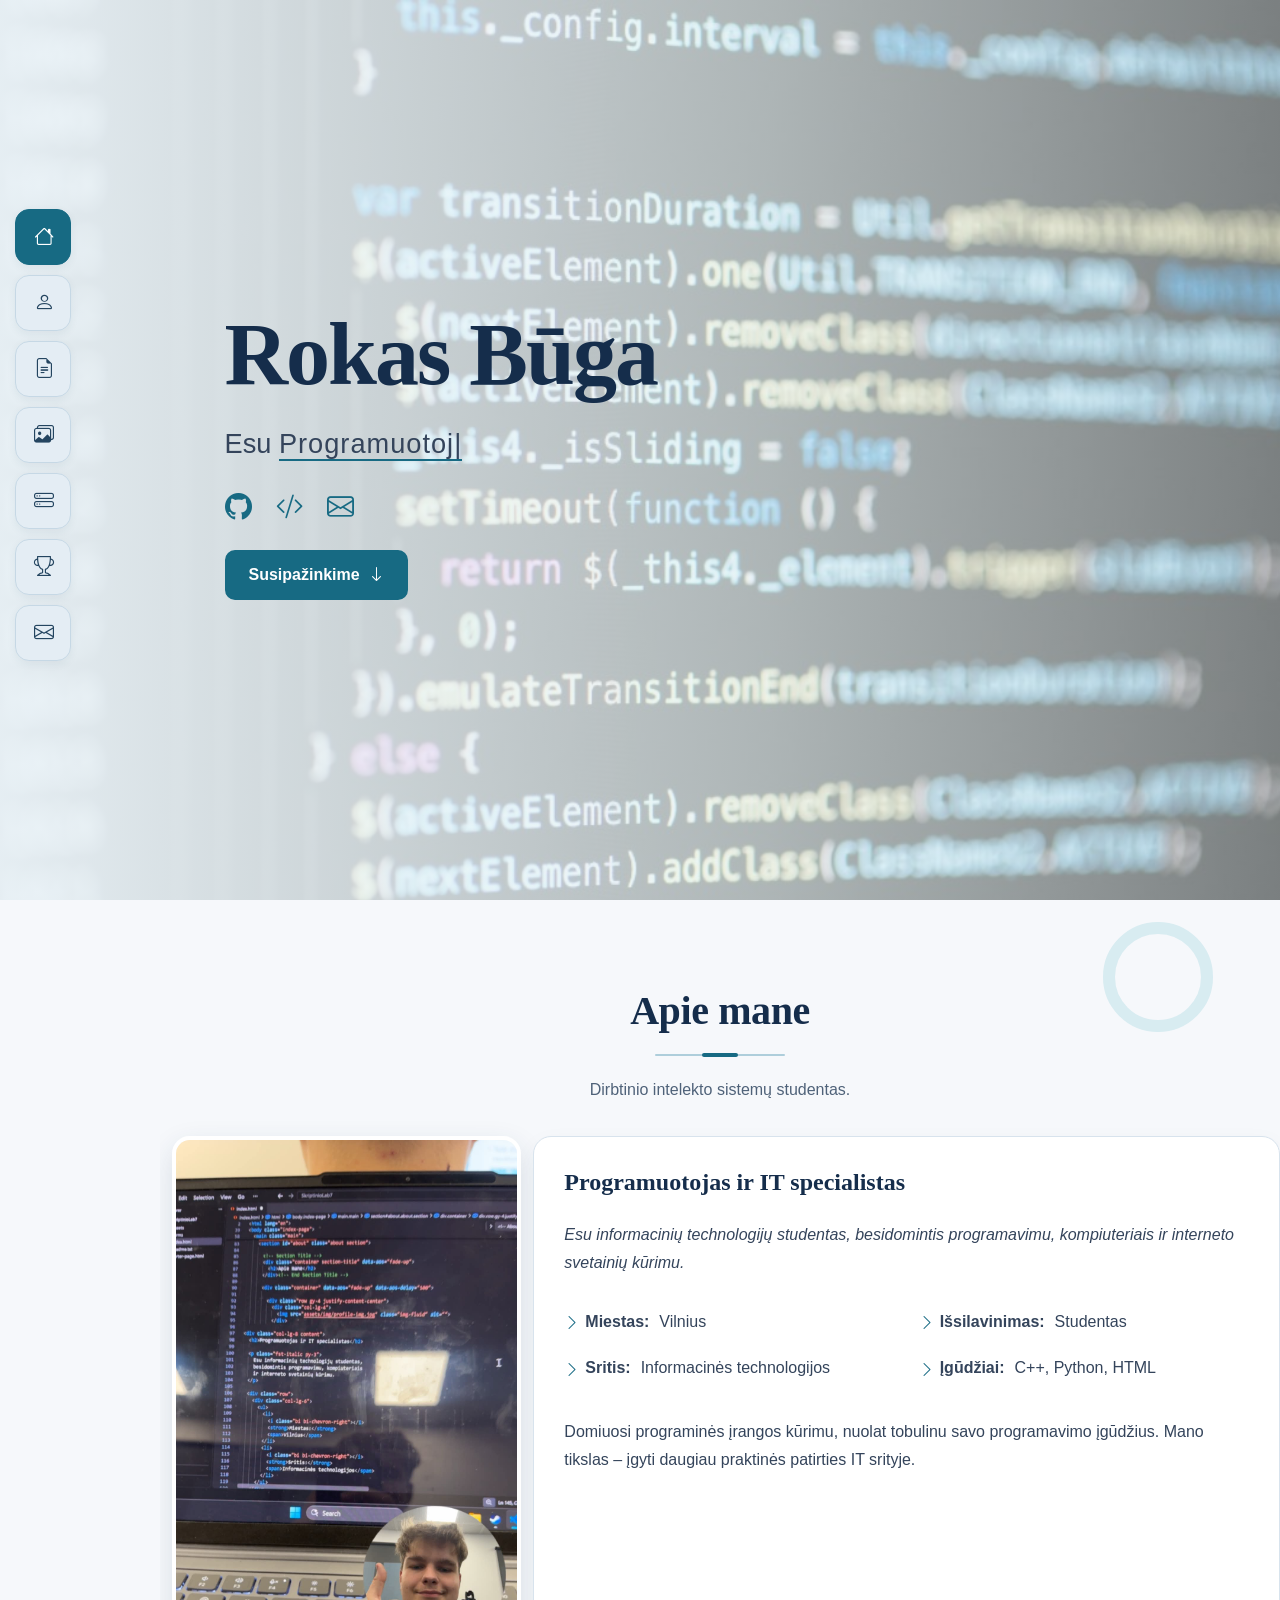
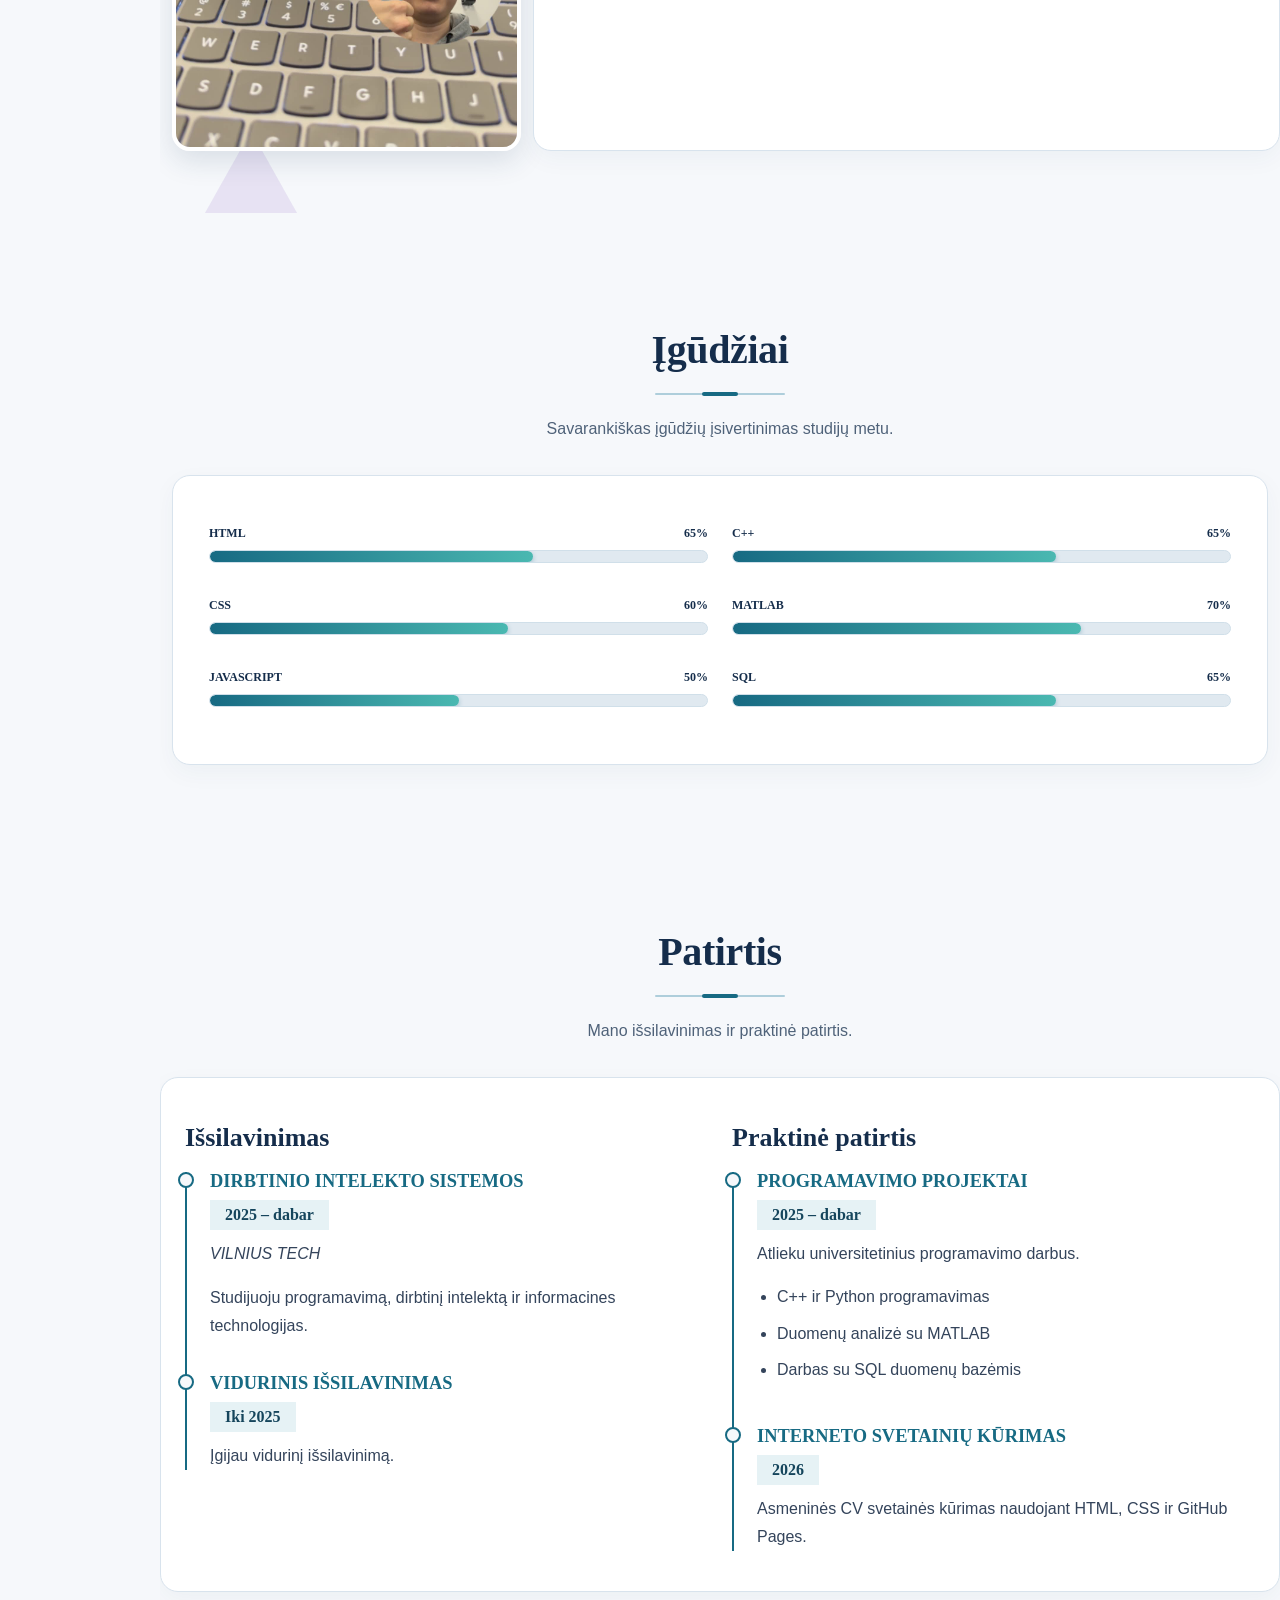
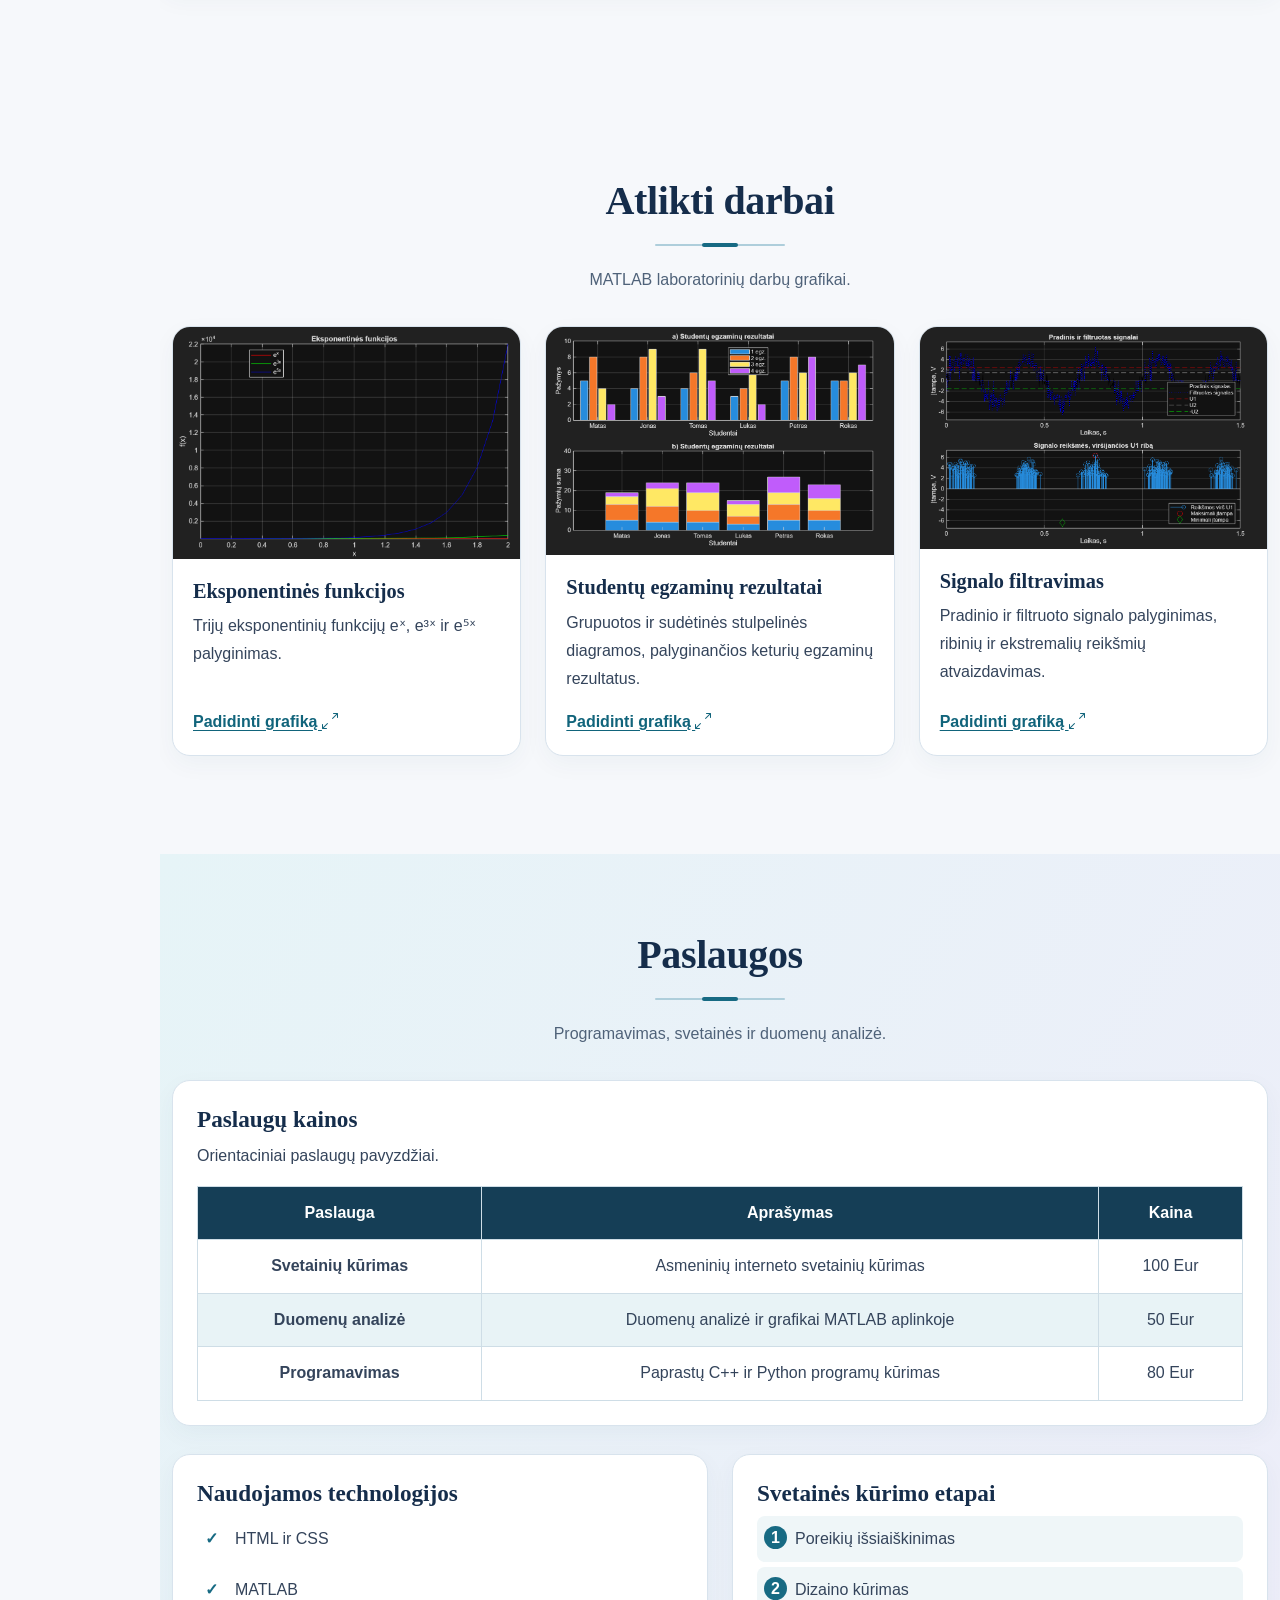
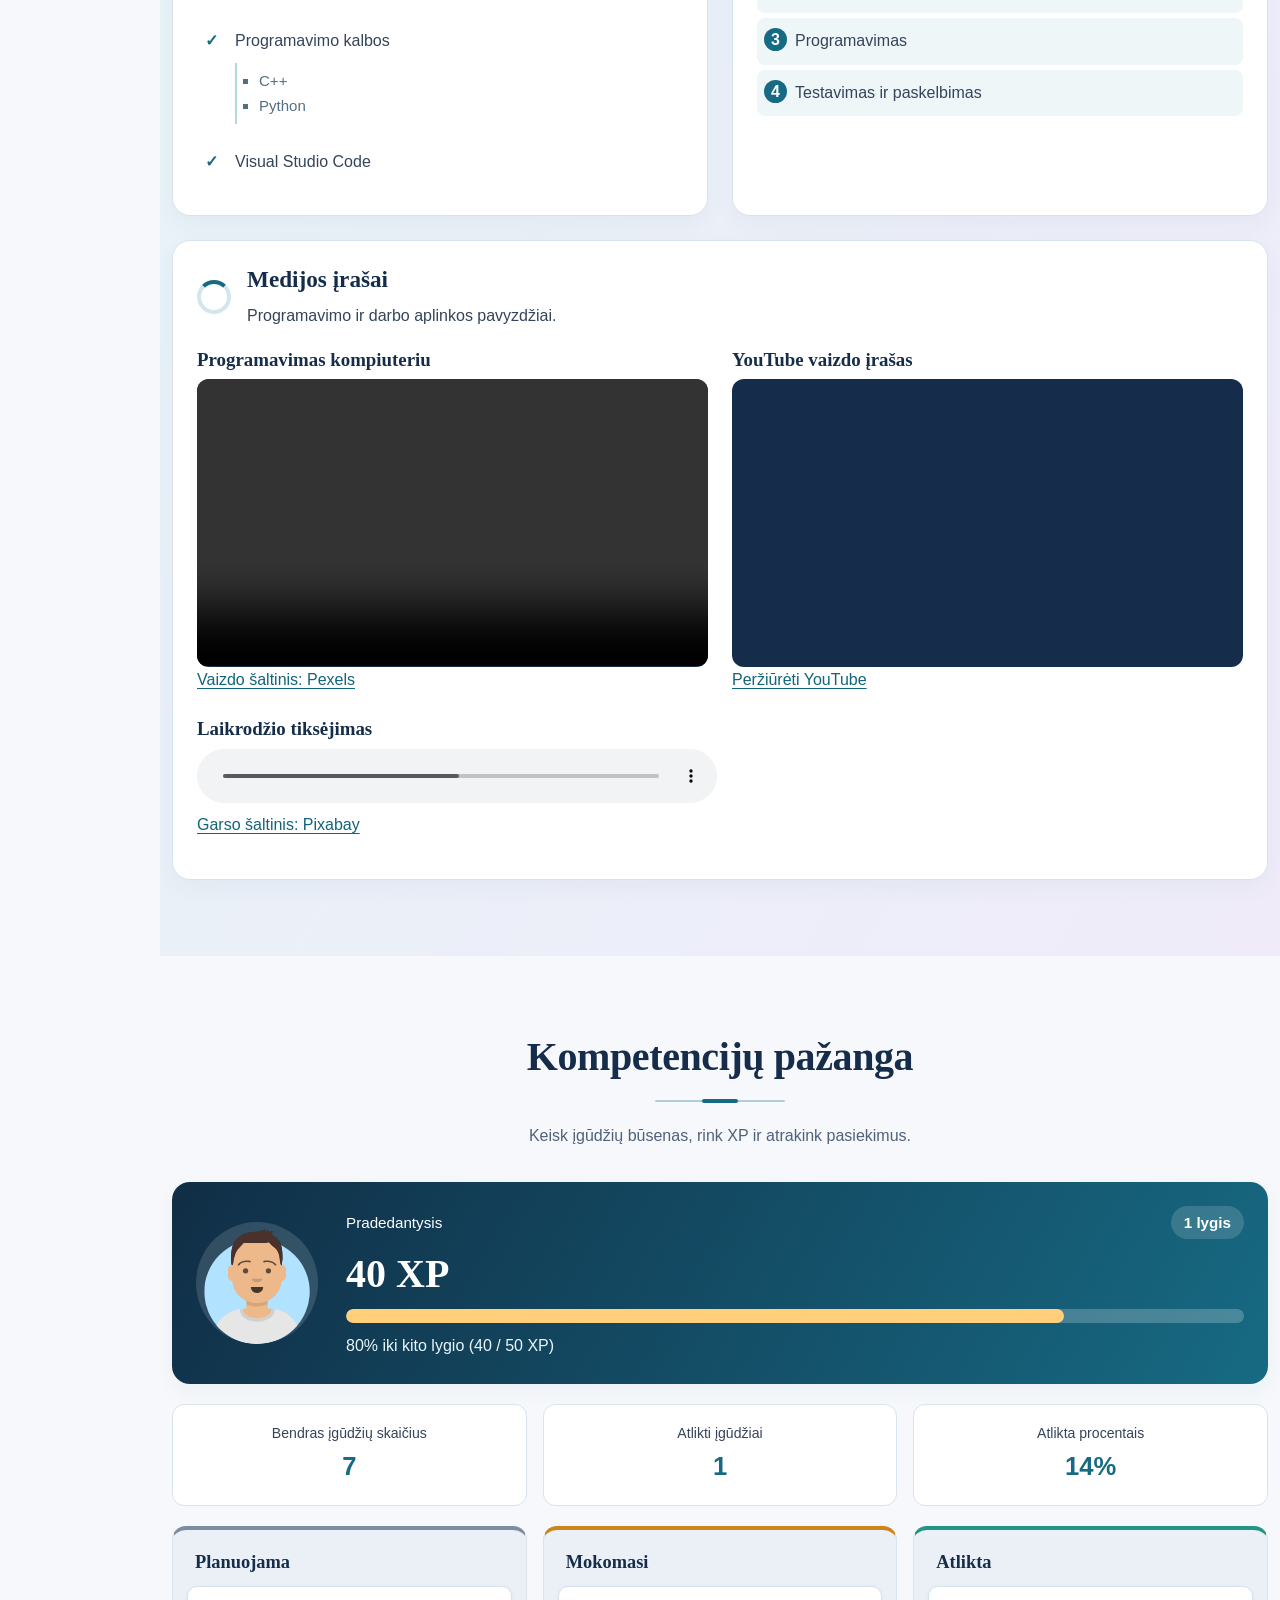
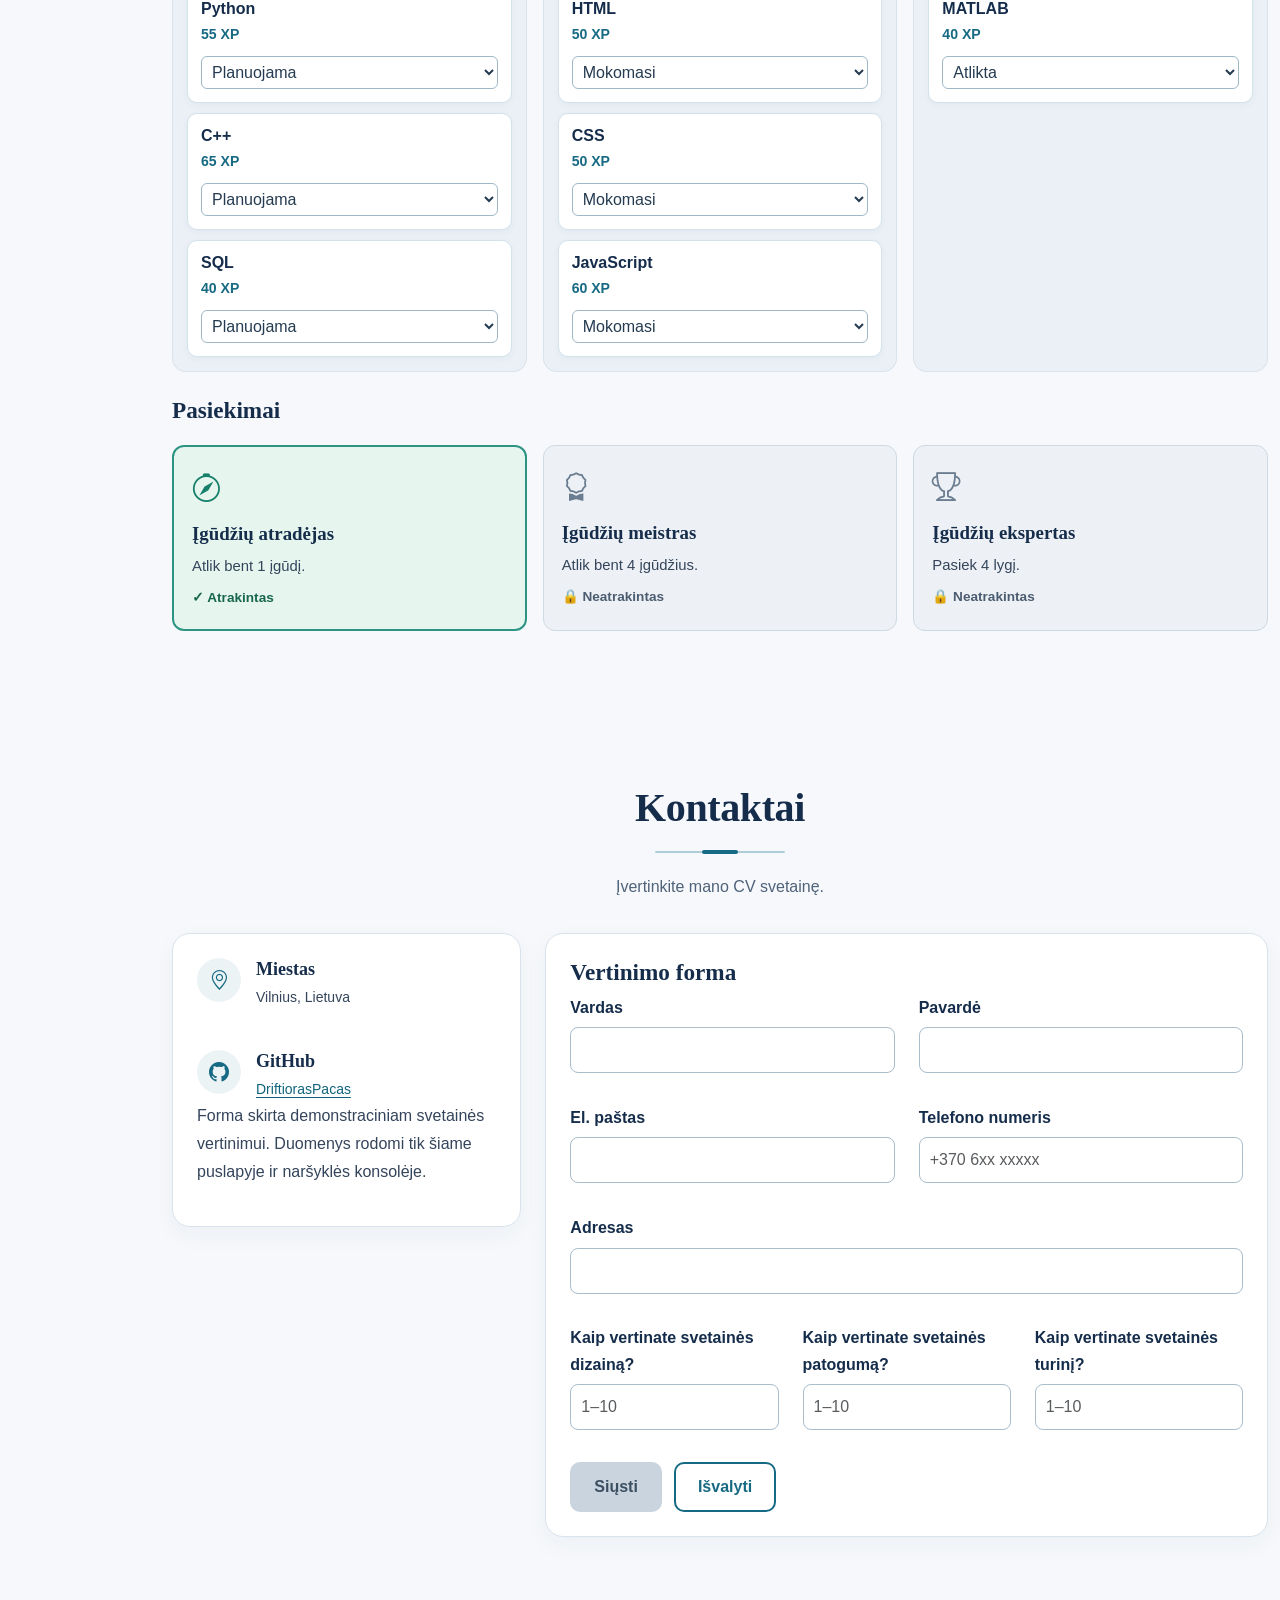
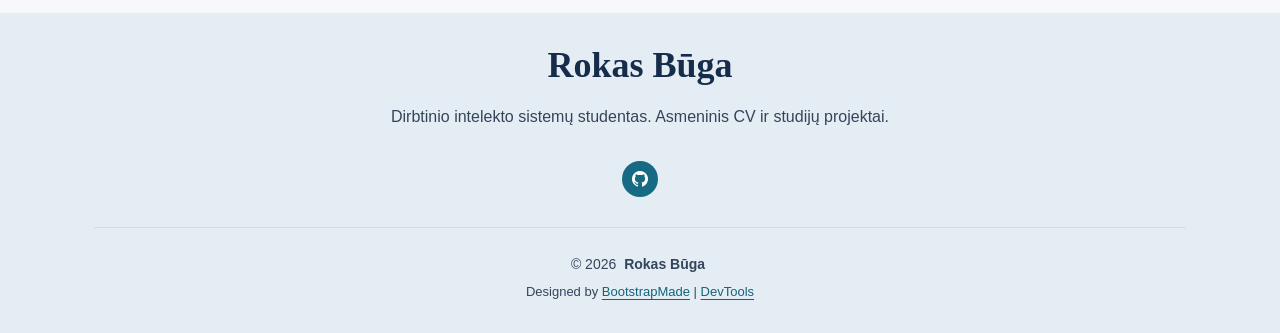
<file: index.html>
<!doctype html>
<html lang="lt">
  <head>
    <meta charset="utf-8" />
    <meta content="width=device-width, initial-scale=1.0" name="viewport" />

    <title>Mano CV</title>
    <meta name="author" content="Rokas Būga" />
    <meta name="description" content="Rokas Būga CV puslapis" />
    <meta name="keywords" content="CV, programavimas, IT" />

    <!-- Favicons -->
    <link href="assets/img/favicon.ico" rel="icon" type="image/x-icon" />
    <link href="assets/img/apple-touch-icon.png" rel="apple-touch-icon" />

    <!-- Vendor CSS Files -->
    <link
      href="assets/vendor/bootstrap/css/bootstrap.min.css"
      rel="stylesheet"
    />
    <link
      href="assets/vendor/bootstrap-icons/bootstrap-icons.css"
      rel="stylesheet"
    />
    <link href="assets/vendor/aos/aos.css" rel="stylesheet" />
    <link
      href="assets/vendor/glightbox/css/glightbox.min.css"
      rel="stylesheet"
    />
    <link href="assets/vendor/swiper/swiper-bundle.min.css" rel="stylesheet" />

    <!-- Main CSS File -->
    <link href="assets/css/main.css" rel="stylesheet" />
    <link href="assets/css/custom.css" rel="stylesheet" />

    <!-- =======================================================
  * Template Name: MyResume
  * Template URL: https://bootstrapmade.com/free-html-bootstrap-template-my-resume/
  * Updated: Jun 29 2024 with Bootstrap v5.3.3
  * Author: BootstrapMade.com
  * License: https://bootstrapmade.com/license/
  ======================================================== -->
  </head>

  <body class="index-page">
    <header
      id="header"
      class="header d-flex flex-column justify-content-center"
    >
      <i
        class="header-toggle d-xl-none bi bi-list"
        aria-label="Atverti navigaciją"
      ></i>

      <nav id="navmenu" class="navmenu">
        <ul>
          <li>
            <a href="#hero" aria-label="Pagrindinis" class="active"
              ><i class="bi bi-house navicon"></i><span>Pagrindinis</span></a
            >
          </li>
          <li>
            <a href="#about" aria-label="Apie mane"
              ><i class="bi bi-person navicon"></i><span>Apie mane</span></a
            >
          </li>
          <li>
            <a href="#resume" aria-label="Patirtis"
              ><i class="bi bi-file-earmark-text navicon"></i
              ><span>Patirtis</span></a
            >
          </li>
          <li>
            <a href="#portfolio" aria-label="Atlikti darbai"
              ><i class="bi bi-images navicon"></i
              ><span>Atlikti darbai</span></a
            >
          </li>
          <li>
            <a href="#services" aria-label="Paslaugos"
              ><i class="bi bi-hdd-stack navicon"></i><span>Paslaugos</span></a
            >
          </li>
          <li>
            <a href="#competence" aria-label="Kompetencijų pažanga"
              ><i class="bi bi-trophy navicon"></i><span>Pažanga</span></a
            >
          </li>
          <li>
            <a href="#contact" aria-label="Kontaktai"
              ><i class="bi bi-envelope navicon"></i><span>Kontaktai</span></a
            >
          </li>
        </ul>
      </nav>
    </header>

    <main class="main">
      <!-- Hero Section -->
      <section id="hero" class="hero section light-background">
        <img
          src="assets/img/programavimas.jpg"
          alt="Programavimo darbo vieta"
        />

        <div class="container">
          <div class="row justify-content-center">
            <div class="col-lg-9">
              <h1>Rokas Būga</h1>
              <p class="hero-subtitle">
                Esu
                <span
                  class="typed"
                  data-typed-items="Programuotojas, IT specialistas"
                  >Programuotojas</span
                ><span
                  class="typed-cursor-placeholder"
                  aria-hidden="true"
                ></span>
              </p>
              <div class="social-links">
                <a
                  href="https://github.com/DriftiorasPacas"
                  aria-label="Mano GitHub"
                  ><i class="bi bi-github"></i
                ></a>
                <a href="#portfolio" aria-label="Mano atlikti darbai"
                  ><i class="bi bi-code-slash"></i
                ></a>
                <a href="#contact" aria-label="Kontaktai"
                  ><i class="bi bi-envelope"></i
                ></a>
              </div>
              <a class="action-btn hero-cta" href="#about"
                >Susipažinkime <i class="bi bi-arrow-down"></i
              ></a>
            </div>
          </div>
        </div>
      </section>
      <!-- /Hero Section -->

      <!-- About Section -->
      <section id="about" class="about section">
        <div class="shape shape-circle" aria-hidden="true"></div>
        <div class="shape shape-triangle" aria-hidden="true"></div>

        <!-- Section Title -->
        <div class="container section-title">
          <h2>Apie mane</h2>
          <p>Dirbtinio intelekto sistemų studentas.</p>
        </div>
        <!-- End Section Title -->

        <div class="container">
          <div class="row gy-4 justify-content-center">
            <div class="col-lg-4">
              <img
                src="assets/img/profile-img.jpg"
                class="img-fluid profile-photo"
                alt="Roko Būgos profilio nuotrauka"
              />
            </div>

            <div class="col-lg-8 content about-card">
              <h2>Programuotojas ir IT specialistas</h2>

              <p class="fst-italic py-3">
                Esu informacinių technologijų studentas, besidomintis
                programavimu, kompiuteriais ir interneto svetainių kūrimu.
              </p>

              <div class="row">
                <div class="col-lg-6">
                  <ul>
                    <li>
                      <i class="bi bi-chevron-right"></i>
                      <strong>Miestas:</strong>
                      <span>Vilnius</span>
                    </li>
                    <li>
                      <i class="bi bi-chevron-right"></i>
                      <strong>Sritis:</strong>
                      <span>Informacinės technologijos</span>
                    </li>
                  </ul>
                </div>

                <div class="col-lg-6">
                  <ul>
                    <li>
                      <i class="bi bi-chevron-right"></i>
                      <strong>Išsilavinimas:</strong>
                      <span>Studentas</span>
                    </li>
                    <li>
                      <i class="bi bi-chevron-right"></i>
                      <strong>Įgūdžiai:</strong>
                      <span>C++, Python, HTML</span>
                    </li>
                  </ul>
                </div>
              </div>

              <p class="py-3">
                Domiuosi programinės įrangos kūrimu, nuolat tobulinu savo
                programavimo įgūdžius. Mano tikslas – įgyti daugiau praktinės
                patirties IT srityje.
              </p>
            </div>
          </div>
        </div>
      </section>
      <!-- /About Section -->

      <!-- Skills Section -->
      <section id="skills" class="skills section">
        <div class="container section-title">
          <h2>Įgūdžiai</h2>
          <p>Savarankiškas įgūdžių įsivertinimas studijų metu.</p>
        </div>
        <div class="container">
          <div class="row gy-4 skills-animation skill-panel">
            <div class="col-md-6">
              <div class="progress">
                <span class="skill"
                  ><span>HTML</span><i class="val">65%</i></span
                >
                <div class="progress-bar-wrap">
                  <div
                    class="progress-bar"
                    role="progressbar"
                    aria-label="HTML"
                    aria-valuenow="65"
                    aria-valuemin="0"
                    aria-valuemax="100"
                  ></div>
                </div>
              </div>
              <div class="progress">
                <span class="skill"
                  ><span>CSS</span><i class="val">60%</i></span
                >
                <div class="progress-bar-wrap">
                  <div
                    class="progress-bar"
                    role="progressbar"
                    aria-label="CSS"
                    aria-valuenow="60"
                    aria-valuemin="0"
                    aria-valuemax="100"
                  ></div>
                </div>
              </div>
              <div class="progress">
                <span class="skill"
                  ><span>JavaScript</span><i class="val">50%</i></span
                >
                <div class="progress-bar-wrap">
                  <div
                    class="progress-bar"
                    role="progressbar"
                    aria-label="JavaScript"
                    aria-valuenow="50"
                    aria-valuemin="0"
                    aria-valuemax="100"
                  ></div>
                </div>
              </div>
            </div>
            <div class="col-md-6">
              <div class="progress">
                <span class="skill"
                  ><span>C++</span><i class="val">65%</i></span
                >
                <div class="progress-bar-wrap">
                  <div
                    class="progress-bar"
                    role="progressbar"
                    aria-label="C++"
                    aria-valuenow="65"
                    aria-valuemin="0"
                    aria-valuemax="100"
                  ></div>
                </div>
              </div>
              <div class="progress">
                <span class="skill"
                  ><span>MATLAB</span><i class="val">70%</i></span
                >
                <div class="progress-bar-wrap">
                  <div
                    class="progress-bar"
                    role="progressbar"
                    aria-label="MATLAB"
                    aria-valuenow="70"
                    aria-valuemin="0"
                    aria-valuemax="100"
                  ></div>
                </div>
              </div>
              <div class="progress">
                <span class="skill"
                  ><span>SQL</span><i class="val">65%</i></span
                >
                <div class="progress-bar-wrap">
                  <div
                    class="progress-bar"
                    role="progressbar"
                    aria-label="SQL"
                    aria-valuenow="65"
                    aria-valuemin="0"
                    aria-valuemax="100"
                  ></div>
                </div>
              </div>
            </div>
          </div>
        </div>
      </section>
      <!-- /Skills Section -->

      <!-- Resume Section -->
      <section id="resume" class="resume section">
        <div class="container section-title">
          <h2>Patirtis</h2>
          <p>Mano išsilavinimas ir praktinė patirtis.</p>
        </div>

        <div class="container">
          <div class="row">
            <div class="col-lg-6">
              <h3 class="resume-title">Išsilavinimas</h3>

              <div class="resume-item">
                <h4>Dirbtinio intelekto sistemos</h4>
                <h5>2025 – dabar</h5>
                <p><em>VILNIUS TECH</em></p>
                <p>
                  Studijuoju programavimą, dirbtinį intelektą ir informacines
                  technologijas.
                </p>
              </div>

              <div class="resume-item">
                <h4>Vidurinis išsilavinimas</h4>
                <h5>Iki 2025</h5>
                <p>Įgijau vidurinį išsilavinimą.</p>
              </div>
            </div>

            <div class="col-lg-6">
              <h3 class="resume-title">Praktinė patirtis</h3>

              <div class="resume-item">
                <h4>Programavimo projektai</h4>
                <h5>2025 – dabar</h5>
                <p>Atlieku universitetinius programavimo darbus.</p>
                <ul>
                  <li>C++ ir Python programavimas</li>
                  <li>Duomenų analizė su MATLAB</li>
                  <li>Darbas su SQL duomenų bazėmis</li>
                </ul>
              </div>

              <div class="resume-item">
                <h4>Interneto svetainių kūrimas</h4>
                <h5>2026</h5>
                <p>
                  Asmeninės CV svetainės kūrimas naudojant HTML, CSS ir GitHub
                  Pages.
                </p>
              </div>
            </div>
          </div>
        </div>
      </section>
      <!-- /Resume Section -->

      <!-- Portfolio Section -->
      <section id="portfolio" class="portfolio section">
        <div class="container section-title">
          <h2>Atlikti darbai</h2>
          <p>MATLAB laboratorinių darbų grafikai.</p>
        </div>
        <div class="container">
          <div class="row gy-4">
            <div class="col-lg-4 col-md-6">
              <article class="project-card">
                <a
                  href="assets/img/matlab-eksponentines.png"
                  class="glightbox"
                  data-gallery="matlab"
                  data-title="Eksponentinės funkcijos"
                >
                  <img
                    src="assets/img/matlab-eksponentines.png"
                    class="img-fluid"
                    alt="MATLAB eksponentinių funkcijų grafikas"
                  />
                </a>
                <div class="project-details">
                  <h3>Eksponentinės funkcijos</h3>
                  <p>
                    Trijų eksponentinių funkcijų eˣ, e³ˣ ir e⁵ˣ palyginimas.
                  </p>
                  <a
                    href="assets/img/matlab-eksponentines.png"
                    class="glightbox project-link"
                    data-gallery="matlab-details"
                    data-title="Eksponentinės funkcijos"
                    >Padidinti grafiką <i class="bi bi-arrows-angle-expand"></i
                  ></a>
                </div>
              </article>
            </div>
            <div class="col-lg-4 col-md-6">
              <article class="project-card">
                <a
                  href="assets/img/matlab-egzaminai.png"
                  class="glightbox"
                  data-gallery="matlab"
                  data-title="Studentų egzaminų rezultatai"
                >
                  <img
                    src="assets/img/matlab-egzaminai.png"
                    class="img-fluid"
                    alt="MATLAB studentų egzaminų rezultatų stulpelinės diagramos"
                  />
                </a>
                <div class="project-details">
                  <h3>Studentų egzaminų rezultatai</h3>
                  <p>
                    Grupuotos ir sudėtinės stulpelinės diagramos, palyginančios
                    keturių egzaminų rezultatus.
                  </p>
                  <a
                    href="assets/img/matlab-egzaminai.png"
                    class="glightbox project-link"
                    data-gallery="matlab-details"
                    data-title="Studentų egzaminų rezultatai"
                    >Padidinti grafiką <i class="bi bi-arrows-angle-expand"></i
                  ></a>
                </div>
              </article>
            </div>
            <div class="col-lg-4 col-md-6">
              <article class="project-card">
                <a
                  href="assets/img/matlab-signalas.png"
                  class="glightbox"
                  data-gallery="matlab"
                  data-title="Signalo filtravimas"
                >
                  <img
                    src="assets/img/matlab-signalas.png"
                    class="img-fluid"
                    alt="MATLAB signalo filtravimo ir ribinių įtampos reikšmių grafikai"
                  />
                </a>
                <div class="project-details">
                  <h3>Signalo filtravimas</h3>
                  <p>
                    Pradinio ir filtruoto signalo palyginimas, ribinių ir
                    ekstremalių reikšmių atvaizdavimas.
                  </p>
                  <a
                    href="assets/img/matlab-signalas.png"
                    class="glightbox project-link"
                    data-gallery="matlab-details"
                    data-title="Signalo filtravimas"
                    >Padidinti grafiką <i class="bi bi-arrows-angle-expand"></i
                  ></a>
                </div>
              </article>
            </div>
          </div>
        </div>
      </section>
      <!-- /Portfolio Section -->

      <!-- Services Section -->
      <section id="services" class="services section">
        <div class="container section-title">
          <h2>Paslaugos</h2>
          <p>Programavimas, svetainės ir duomenų analizė.</p>
        </div>
        <div class="container">
          <div class="content-panel">
            <h3>Paslaugų kainos</h3>
            <p>Orientaciniai paslaugų pavyzdžiai.</p>
            <div class="table-responsive">
              <table class="service-table">
                <thead>
                  <tr>
                    <th scope="col">Paslauga</th>
                    <th scope="col">Aprašymas</th>
                    <th scope="col">Kaina</th>
                  </tr>
                </thead>
                <tbody>
                  <tr>
                    <td>Svetainių kūrimas</td>
                    <td>Asmeninių interneto svetainių kūrimas</td>
                    <td>100 Eur</td>
                  </tr>
                  <tr>
                    <td>Duomenų analizė</td>
                    <td>Duomenų analizė ir grafikai MATLAB aplinkoje</td>
                    <td>50 Eur</td>
                  </tr>
                  <tr>
                    <td>Programavimas</td>
                    <td>Paprastų C++ ir Python programų kūrimas</td>
                    <td>80 Eur</td>
                  </tr>
                </tbody>
              </table>
            </div>
          </div>
          <div class="row gy-4 mt-1">
            <div class="col-md-6">
              <div class="content-panel h-100">
                <h3>Naudojamos technologijos</h3>
                <ul class="technology-list">
                  <li>HTML ir CSS</li>
                  <li>MATLAB</li>
                  <li>
                    Programavimo kalbos
                    <ul>
                      <li>C++</li>
                      <li>Python</li>
                    </ul>
                  </li>
                  <li>Visual Studio Code</li>
                </ul>
              </div>
            </div>
            <div class="col-md-6">
              <div class="content-panel h-100">
                <h3>Svetainės kūrimo etapai</h3>
                <ol class="steps-list">
                  <li>Poreikių išsiaiškinimas</li>
                  <li>Dizaino kūrimas</li>
                  <li>Programavimas</li>
                  <li>Testavimas ir paskelbimas</li>
                </ol>
              </div>
            </div>
          </div>
          <div class="content-panel mt-4">
            <div class="media-heading">
              <div class="loading-spinner" aria-hidden="true"></div>
              <div>
                <h3>Medijos įrašai</h3>
                <p>Programavimo ir darbo aplinkos pavyzdžiai.</p>
              </div>
            </div>
            <div class="row gy-4">
              <div class="col-lg-6">
                <h4>Programavimas kompiuteriu</h4>
                <video controls preload="metadata">
                  <source src="assets/media/video.mp4" type="video/mp4" />
                  Naršyklė nepalaiko vaizdo įrašo.
                </video>
                <a
                  href="https://www.pexels.com/video/person-is-typing-using-computer-keyboard-7534244/"
                  >Vaizdo šaltinis: Pexels</a
                >
              </div>
              <div class="col-lg-6">
                <h4>YouTube vaizdo įrašas</h4>
                <iframe
                  src="https://www.youtube.com/embed/BoUVIhtqjAw"
                  title="YouTube vaizdo įrašas"
                  loading="lazy"
                  allow="accelerometer; autoplay; clipboard-write; encrypted-media; gyroscope; picture-in-picture; web-share"
                  allowfullscreen
                  referrerpolicy="strict-origin-when-cross-origin"
                ></iframe>
                <a href="https://www.youtube.com/watch?v=BoUVIhtqjAw"
                  >Peržiūrėti YouTube</a
                >
              </div>
              <div class="col-12">
                <h4>Laikrodžio tiksėjimas</h4>
                <audio controls preload="metadata">
                  <source src="assets/media/audio.mp3" type="audio/mpeg" />
                  Naršyklė nepalaiko garso įrašo.
                </audio>
                <p>
                  <a
                    href="https://pixabay.com/sound-effects/quartz-clock-ticking-one-minute-253102/"
                    >Garso šaltinis: Pixabay</a
                  >
                </p>
              </div>
            </div>
          </div>
        </div>
      </section>
      <!-- /Services Section -->

      <!-- LD12: kompetencijų pažanga -->
      <section id="competence" class="section competence">
        <div class="container section-title">
          <h2>Kompetencijų pažanga</h2>
          <p>Keisk įgūdžių būsenas, rink XP ir atrakink pasiekimus.</p>
        </div>
        <div class="container">
          <div class="xp-panel">
            <img
              id="level-avatar"
              src="assets/img/level-1.svg"
              alt="1 lygio personažas"
            />
            <div class="xp-info">
              <div class="xp-label">
                <span id="rank">Pradedantysis</span
                ><strong id="level">1 lygis</strong>
              </div>
              <h3 id="xp-total">0 XP</h3>
              <div
                class="xp-track"
                id="xp-track"
                role="progressbar"
                aria-label="Pažanga iki kito lygio"
                aria-valuemin="0"
                aria-valuemax="100"
                aria-valuenow="0"
              >
                <div id="xp-fill"></div>
              </div>
              <p id="xp-progress">0% iki kito lygio</p>
            </div>
          </div>
          <div class="stats-grid">
            <div>
              <span>Bendras įgūdžių skaičius</span
              ><strong id="skill-count">0</strong>
            </div>
            <div>
              <span>Atlikti įgūdžiai</span><strong id="done-count">0</strong>
            </div>
            <div>
              <span>Atlikta procentais</span
              ><strong id="done-percent">0%</strong>
            </div>
          </div>
          <div class="kanban-board">
            <div class="kanban-column planned">
              <h3>Planuojama</h3>
              <div id="planned-cards" class="kanban-cards"></div>
            </div>
            <div class="kanban-column learning">
              <h3>Mokomasi</h3>
              <div id="learning-cards" class="kanban-cards"></div>
            </div>
            <div class="kanban-column completed">
              <h3>Atlikta</h3>
              <div id="completed-cards" class="kanban-cards"></div>
            </div>
          </div>
          <h3 class="mt-4">Pasiekimai</h3>
          <div class="achievement-grid" id="achievements"></div>
        </div>
      </section>

      <!-- Contact Section -->
      <section id="contact" class="contact section">
        <div class="container section-title">
          <h2>Kontaktai</h2>
          <p>Įvertinkite mano CV svetainę.</p>
        </div>
        <div class="container">
          <div class="row gy-4">
            <div class="col-lg-4">
              <div class="content-panel">
                <div class="info-item d-flex">
                  <i class="bi bi-geo-alt flex-shrink-0"></i>
                  <div>
                    <h3>Miestas</h3>
                    <p>Vilnius, Lietuva</p>
                  </div>
                </div>
                <div class="info-item d-flex">
                  <i class="bi bi-github flex-shrink-0"></i>
                  <div>
                    <h3>GitHub</h3>
                    <p>
                      <a href="https://github.com/DriftiorasPacas"
                        >DriftiorasPacas</a
                      >
                    </p>
                  </div>
                </div>
                <p>
                  Forma skirta demonstraciniam svetainės vertinimui. Duomenys
                  rodomi tik šiame puslapyje ir naršyklės konsolėje.
                </p>
              </div>
            </div>
            <div class="col-lg-8">
              <div class="content-panel">
                <h3>Vertinimo forma</h3>
                <form id="contact-form" novalidate>
                  <div class="row gy-3">
                    <div class="col-md-6">
                      <label for="firstName">Vardas</label>
                      <input
                        class="form-control"
                        id="firstName"
                        name="firstName"
                        type="text"
                        autocomplete="given-name"
                        required
                        aria-describedby="firstName-error"
                      />
                      <small
                        class="field-error"
                        id="firstName-error"
                        aria-live="polite"
                      ></small>
                    </div>
                    <div class="col-md-6">
                      <label for="lastName">Pavardė</label>
                      <input
                        class="form-control"
                        id="lastName"
                        name="lastName"
                        type="text"
                        autocomplete="family-name"
                        required
                        aria-describedby="lastName-error"
                      />
                      <small
                        class="field-error"
                        id="lastName-error"
                        aria-live="polite"
                      ></small>
                    </div>
                    <div class="col-md-6">
                      <label for="email">El. paštas</label>
                      <input
                        class="form-control"
                        id="email"
                        name="email"
                        type="email"
                        autocomplete="email"
                        required
                        aria-describedby="email-error"
                      />
                      <small
                        class="field-error"
                        id="email-error"
                        aria-live="polite"
                      ></small>
                    </div>
                    <div class="col-md-6">
                      <label for="phone">Telefono numeris</label>
                      <input
                        class="form-control"
                        id="phone"
                        name="phone"
                        type="tel"
                        autocomplete="tel"
                        required
                        inputmode="numeric"
                        placeholder="+370 6xx xxxxx"
                        maxlength="15"
                        aria-describedby="phone-error"
                      />
                      <small
                        class="field-error"
                        id="phone-error"
                        aria-live="polite"
                      ></small>
                    </div>
                    <div class="col-12">
                      <label for="address">Adresas</label>
                      <input
                        class="form-control"
                        id="address"
                        name="address"
                        type="text"
                        autocomplete="street-address"
                        required
                        aria-describedby="address-error"
                      />
                      <small
                        class="field-error"
                        id="address-error"
                        aria-live="polite"
                      ></small>
                    </div>
                    <div class="col-md-4">
                      <label for="design"
                        >Kaip vertinate svetainės dizainą?</label
                      >
                      <input
                        class="form-control"
                        type="number"
                        id="design"
                        name="design"
                        min="1"
                        max="10"
                        step="1"
                        placeholder="1–10"
                        required
                        aria-describedby="design-error"
                      />
                      <small
                        class="field-error"
                        id="design-error"
                        aria-live="polite"
                      ></small>
                    </div>
                    <div class="col-md-4">
                      <label for="usability"
                        >Kaip vertinate svetainės patogumą?</label
                      >
                      <input
                        class="form-control"
                        type="number"
                        id="usability"
                        name="usability"
                        min="1"
                        max="10"
                        step="1"
                        placeholder="1–10"
                        required
                        aria-describedby="usability-error"
                      />
                      <small
                        class="field-error"
                        id="usability-error"
                        aria-live="polite"
                      ></small>
                    </div>
                    <div class="col-md-4">
                      <label for="content"
                        >Kaip vertinate svetainės turinį?</label
                      >
                      <input
                        class="form-control"
                        type="number"
                        id="content"
                        name="content"
                        min="1"
                        max="10"
                        step="1"
                        placeholder="1–10"
                        required
                        aria-describedby="content-error"
                      />
                      <small
                        class="field-error"
                        id="content-error"
                        aria-live="polite"
                      ></small>
                    </div>
                    <div class="col-12 form-buttons">
                      <button
                        class="action-btn"
                        type="submit"
                        id="submit-btn"
                        disabled
                      >
                        Siųsti
                      </button>
                      <button
                        class="action-btn secondary-btn"
                        type="reset"
                        id="reset-btn"
                      >
                        Išvalyti
                      </button>
                    </div>
                  </div>
                </form>
                <div
                  id="form-result"
                  class="form-result"
                  aria-live="polite"
                  hidden
                >
                  <h4>Pateikti duomenys</h4>
                  <div id="result-data"></div>
                  <p id="rating-average"></p>
                </div>
              </div>
            </div>
          </div>
        </div>
      </section>
      <!-- /Contact Section -->
    </main>

    <footer id="footer" class="footer position-relative light-background">
      <div class="container">
        <h3 class="sitename">Rokas Būga</h3>
        <p>
          Dirbtinio intelekto sistemų studentas. Asmeninis CV ir studijų
          projektai.
        </p>
        <div class="social-links d-flex justify-content-center">
          <a href="https://github.com/DriftiorasPacas" aria-label="GitHub"
            ><i class="bi bi-github"></i
          ></a>
        </div>
        <div class="container">
          <div class="copyright">
            <span>© 2026</span>
            <strong class="px-1 sitename">Rokas Būga</strong>
          </div>
          <div class="credits">
            <!-- All the links in the footer should remain intact. -->
            <!-- You can delete the links only if you've purchased the pro version. -->
            <!-- Licensing information: https://bootstrapmade.com/license/ -->
            <!-- Purchase the pro version with working PHP/AJAX contact form: [buy-url] -->
            Designed by <a href="https://bootstrapmade.com/">BootstrapMade</a> |
            <a href="https://bootstrapmade.com/tools/">DevTools</a>
          </div>
        </div>
      </div>
    </footer>

    <!-- Scroll Top -->
    <a
      href="#"
      id="scroll-top"
      aria-label="Į viršų"
      class="scroll-top d-flex align-items-center justify-content-center"
      ><i class="bi bi-arrow-up-short"></i
    ></a>

    <!-- Preloader -->

    <!-- Vendor JS Files -->
    <script src="assets/vendor/bootstrap/js/bootstrap.bundle.min.js"></script>

    <script src="assets/vendor/aos/aos.js"></script>
    <script src="assets/vendor/typed.js/typed.umd.js"></script>
    <script src="assets/vendor/purecounter/purecounter_vanilla.js"></script>
    <script src="assets/vendor/waypoints/noframework.waypoints.js"></script>
    <script src="assets/vendor/glightbox/js/glightbox.min.js"></script>
    <script src="assets/vendor/imagesloaded/imagesloaded.pkgd.min.js"></script>
    <script src="assets/vendor/isotope-layout/isotope.pkgd.min.js"></script>
    <script src="assets/vendor/swiper/swiper-bundle.min.js"></script>

    <!-- Main JS File -->
    <script src="assets/js/main.js"></script>
    <script src="assets/js/custom.js"></script>
  </body>
</html>
</file>
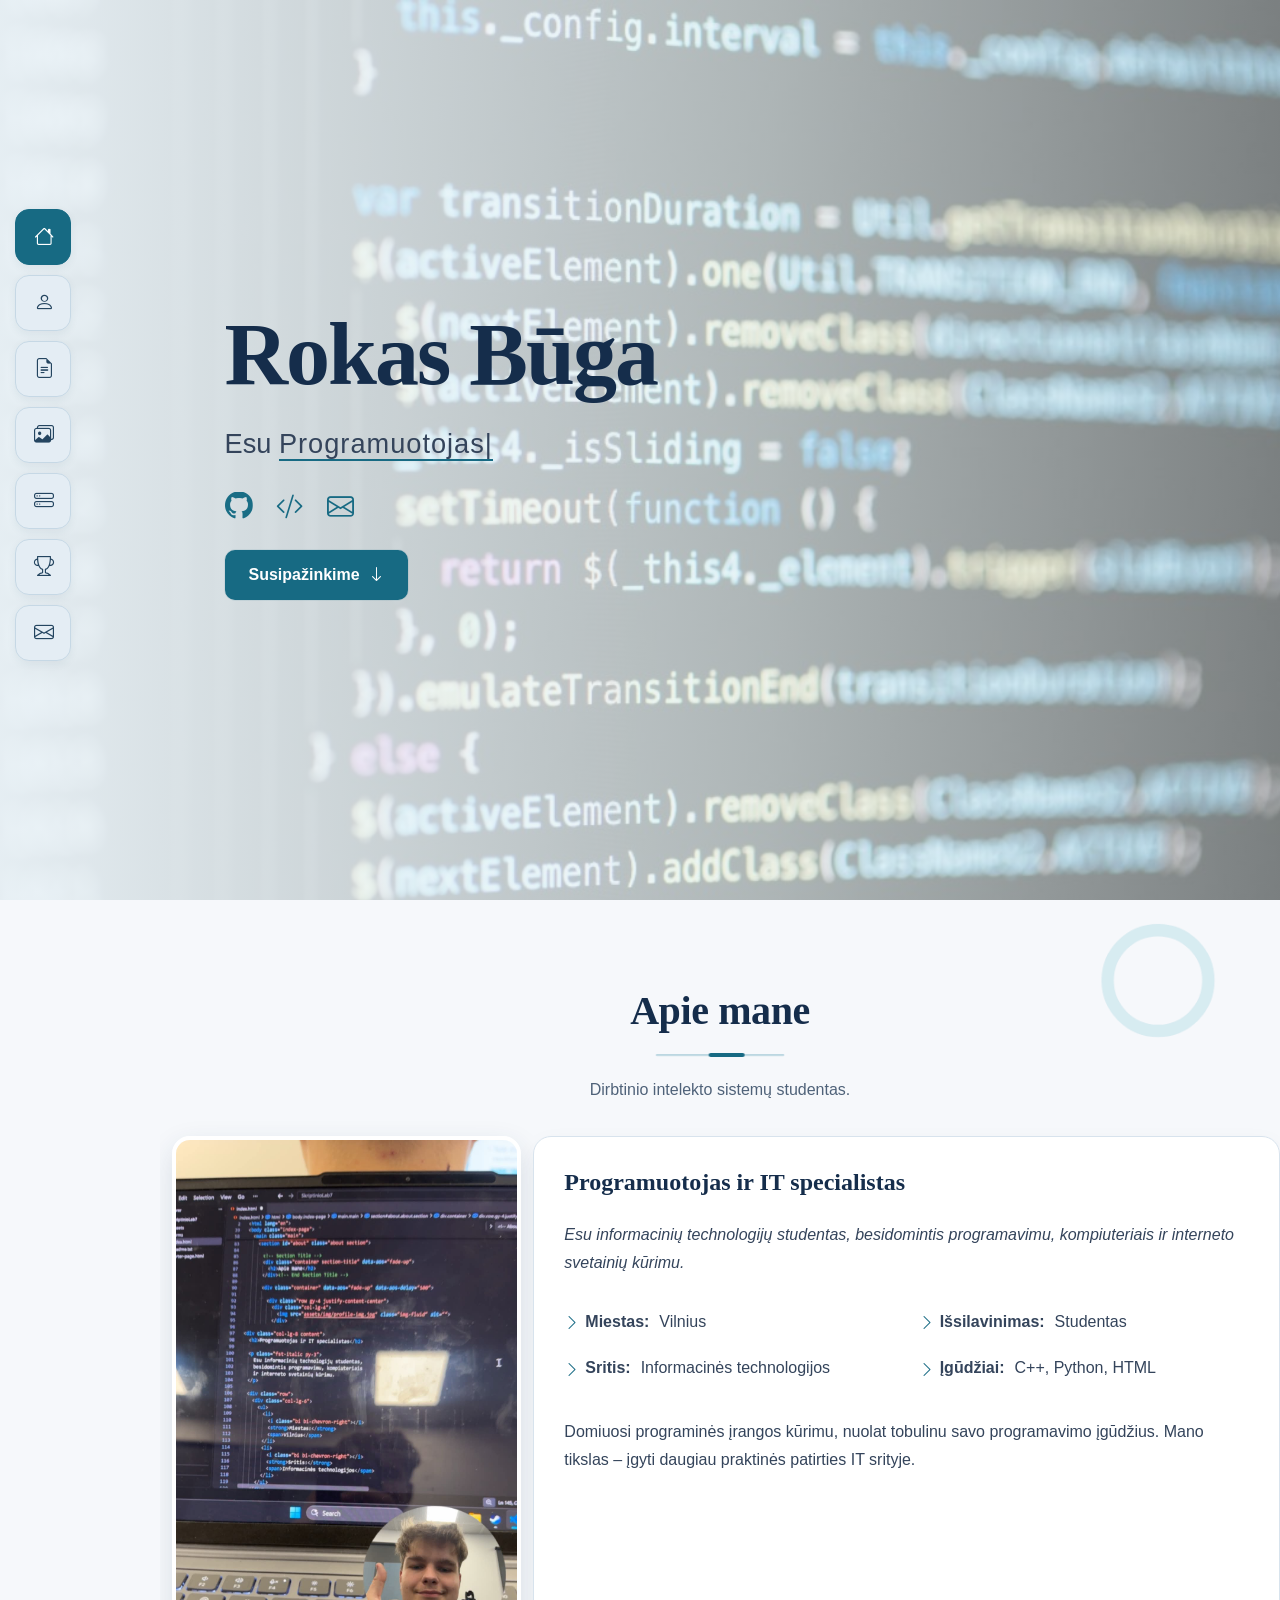
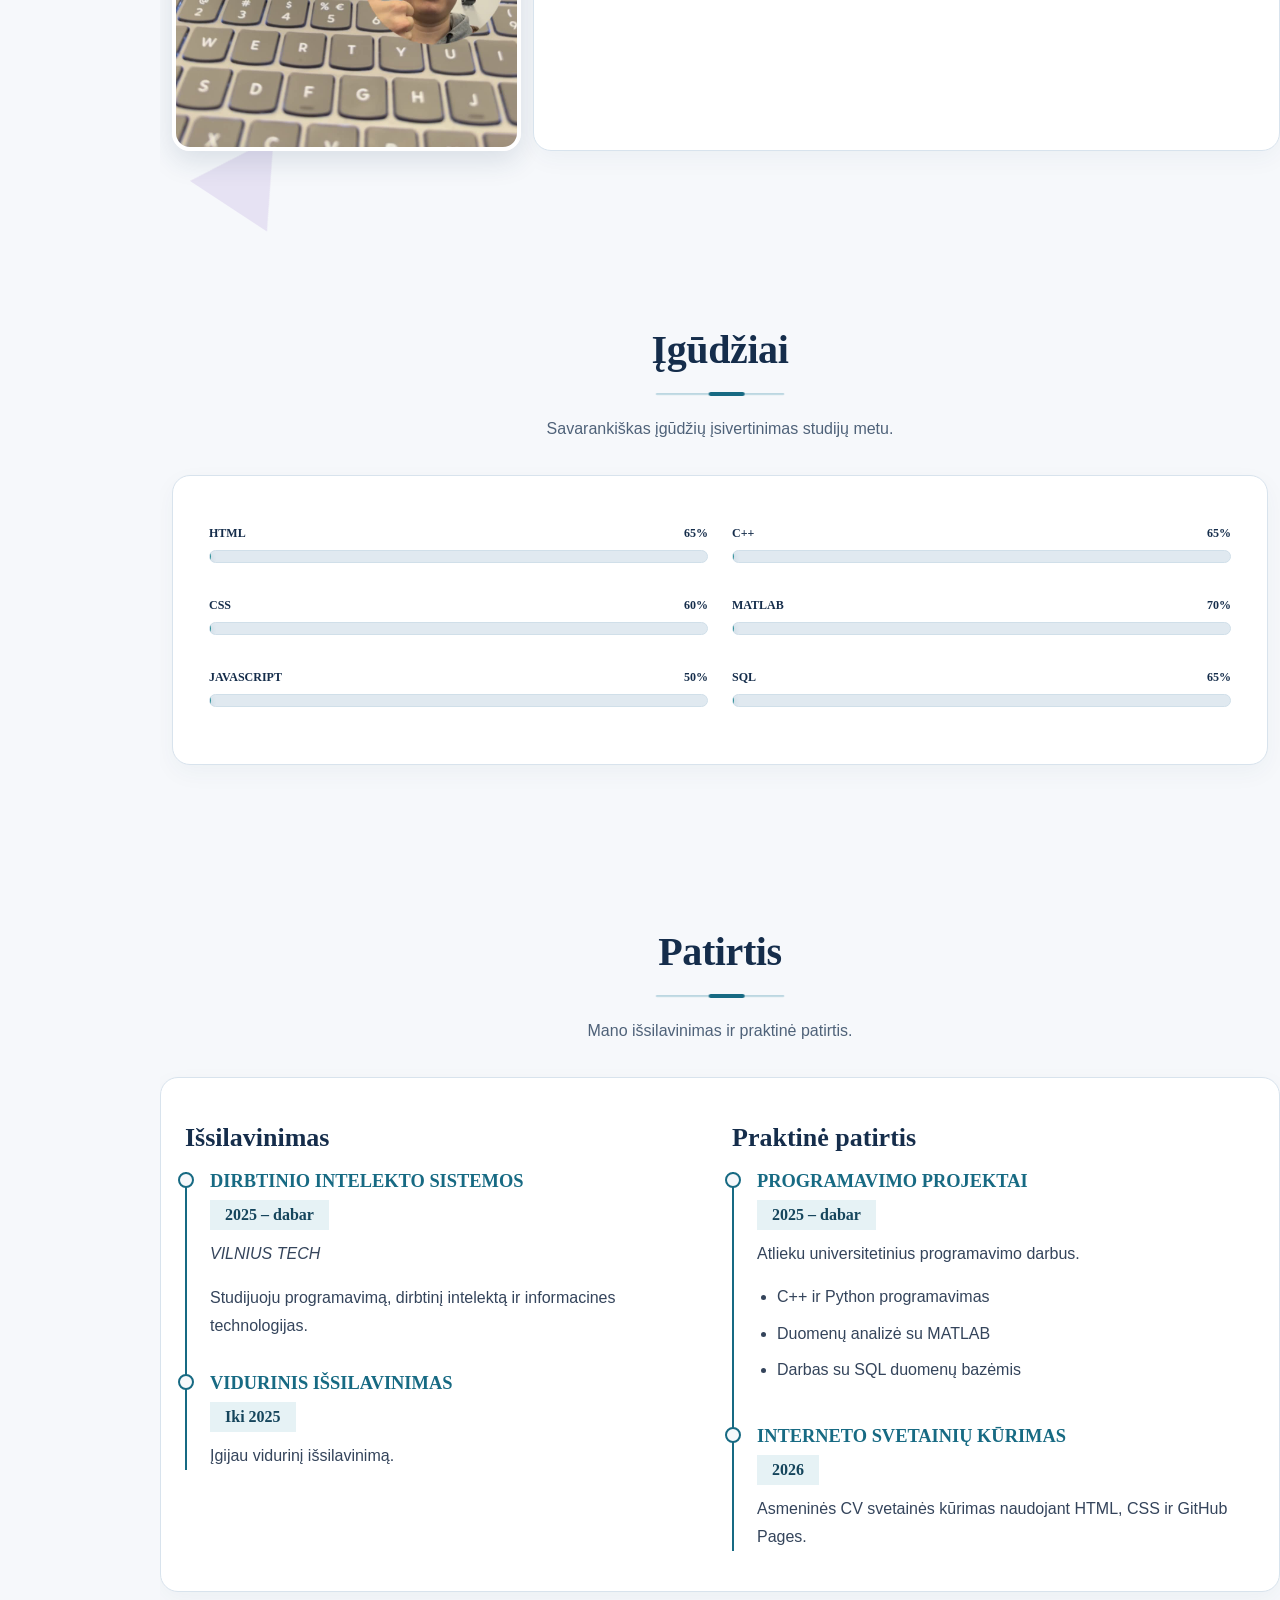
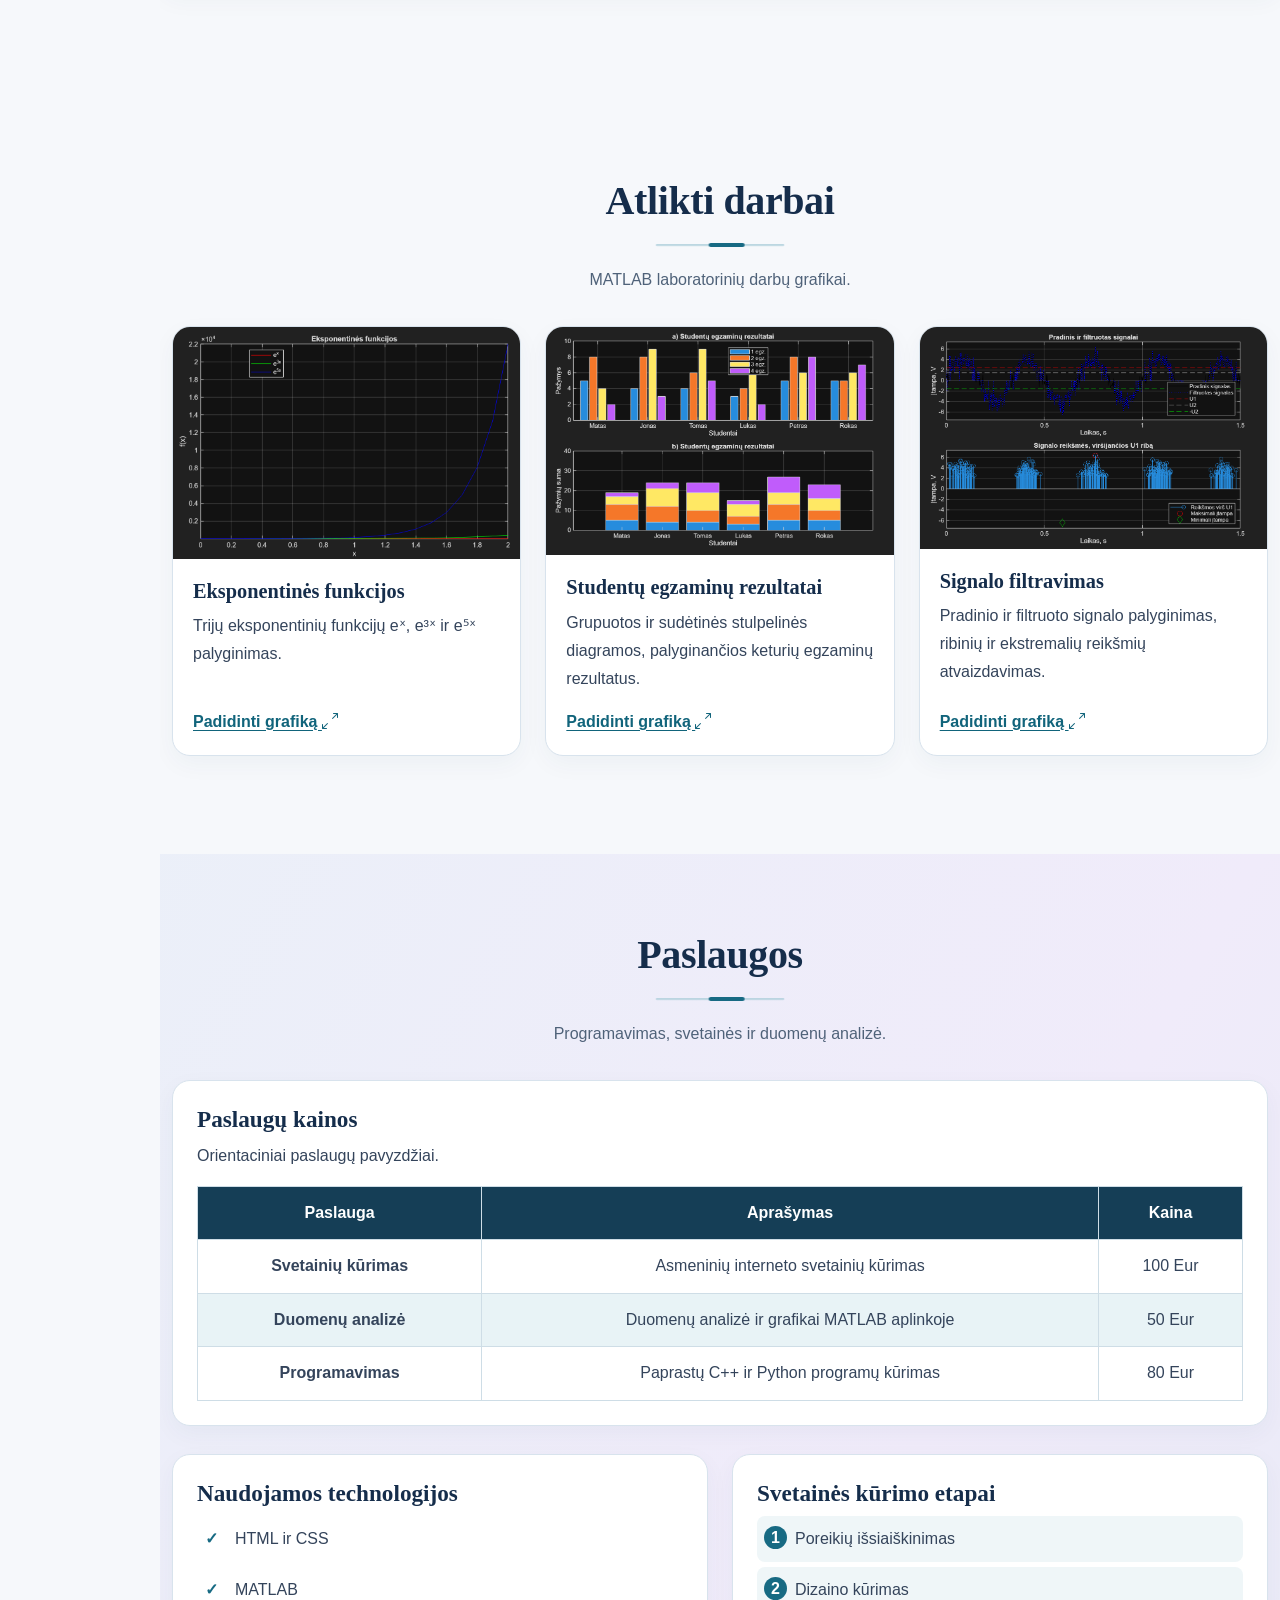
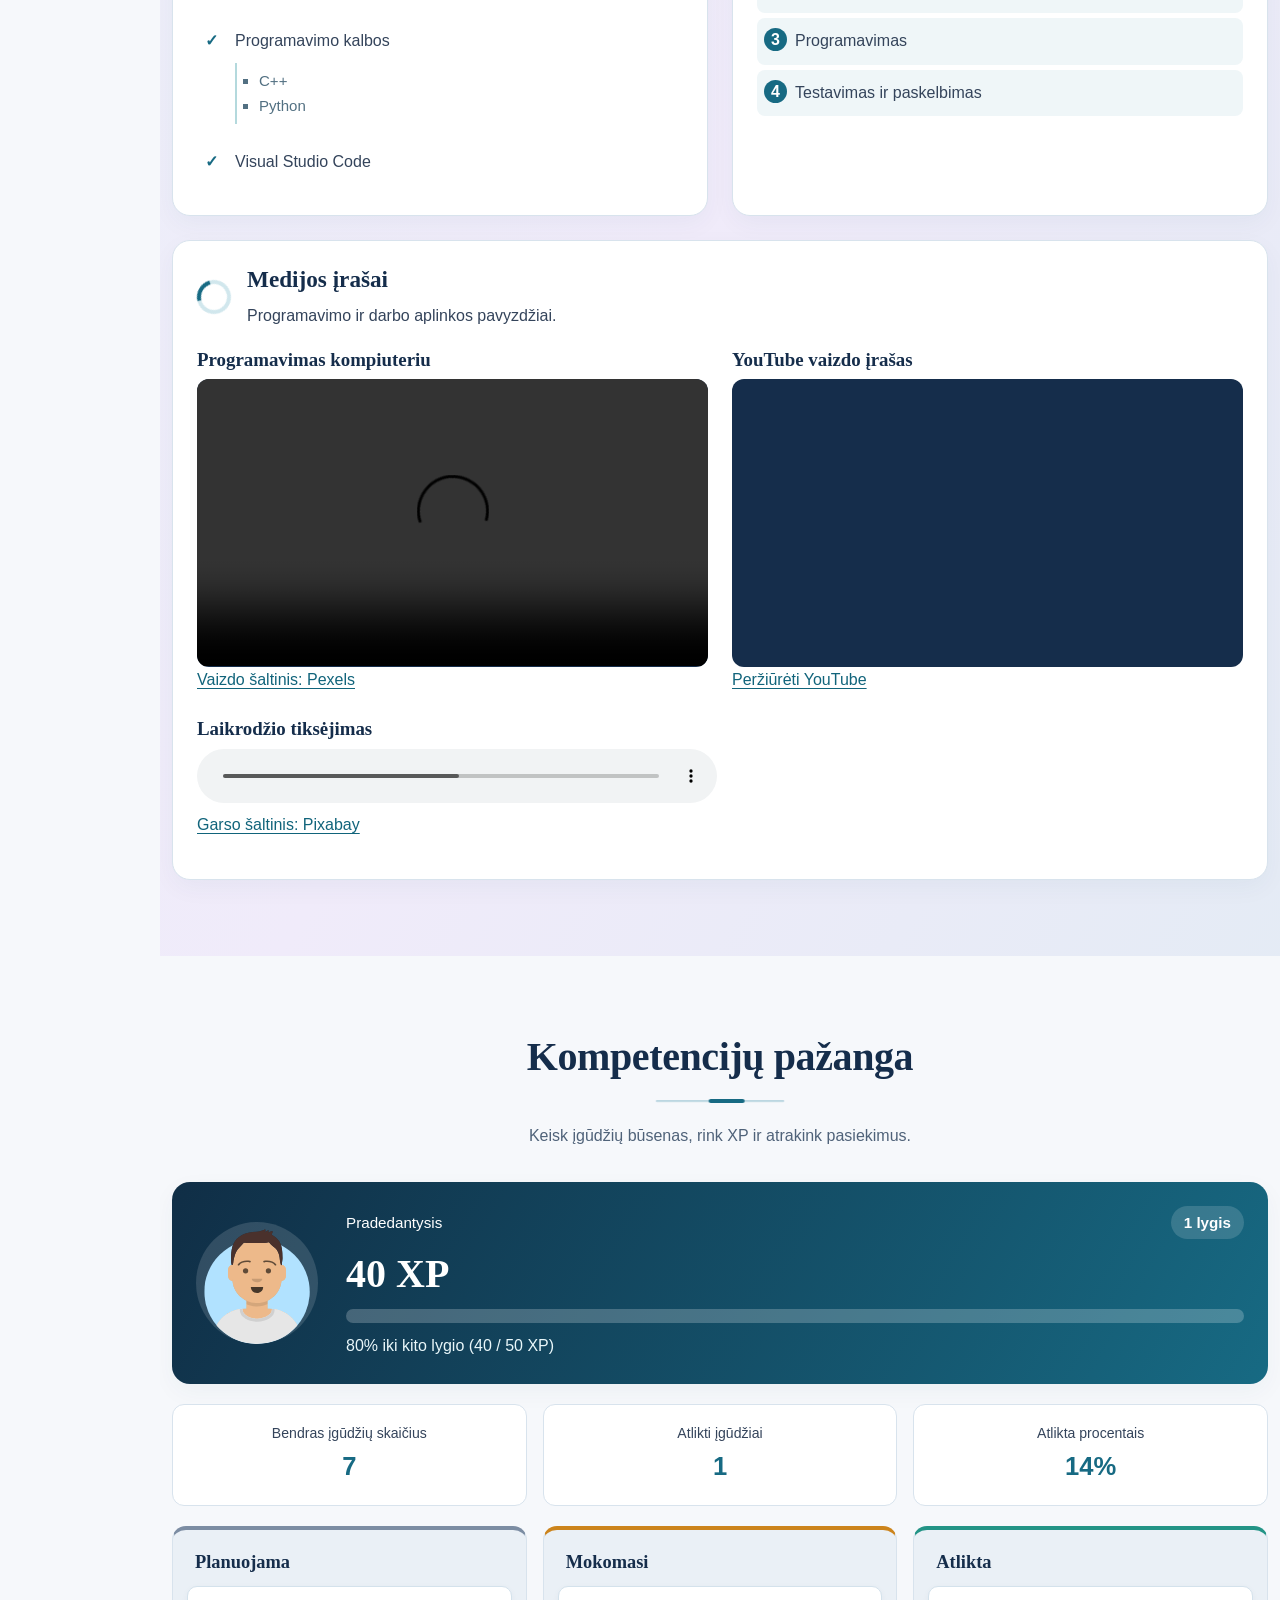
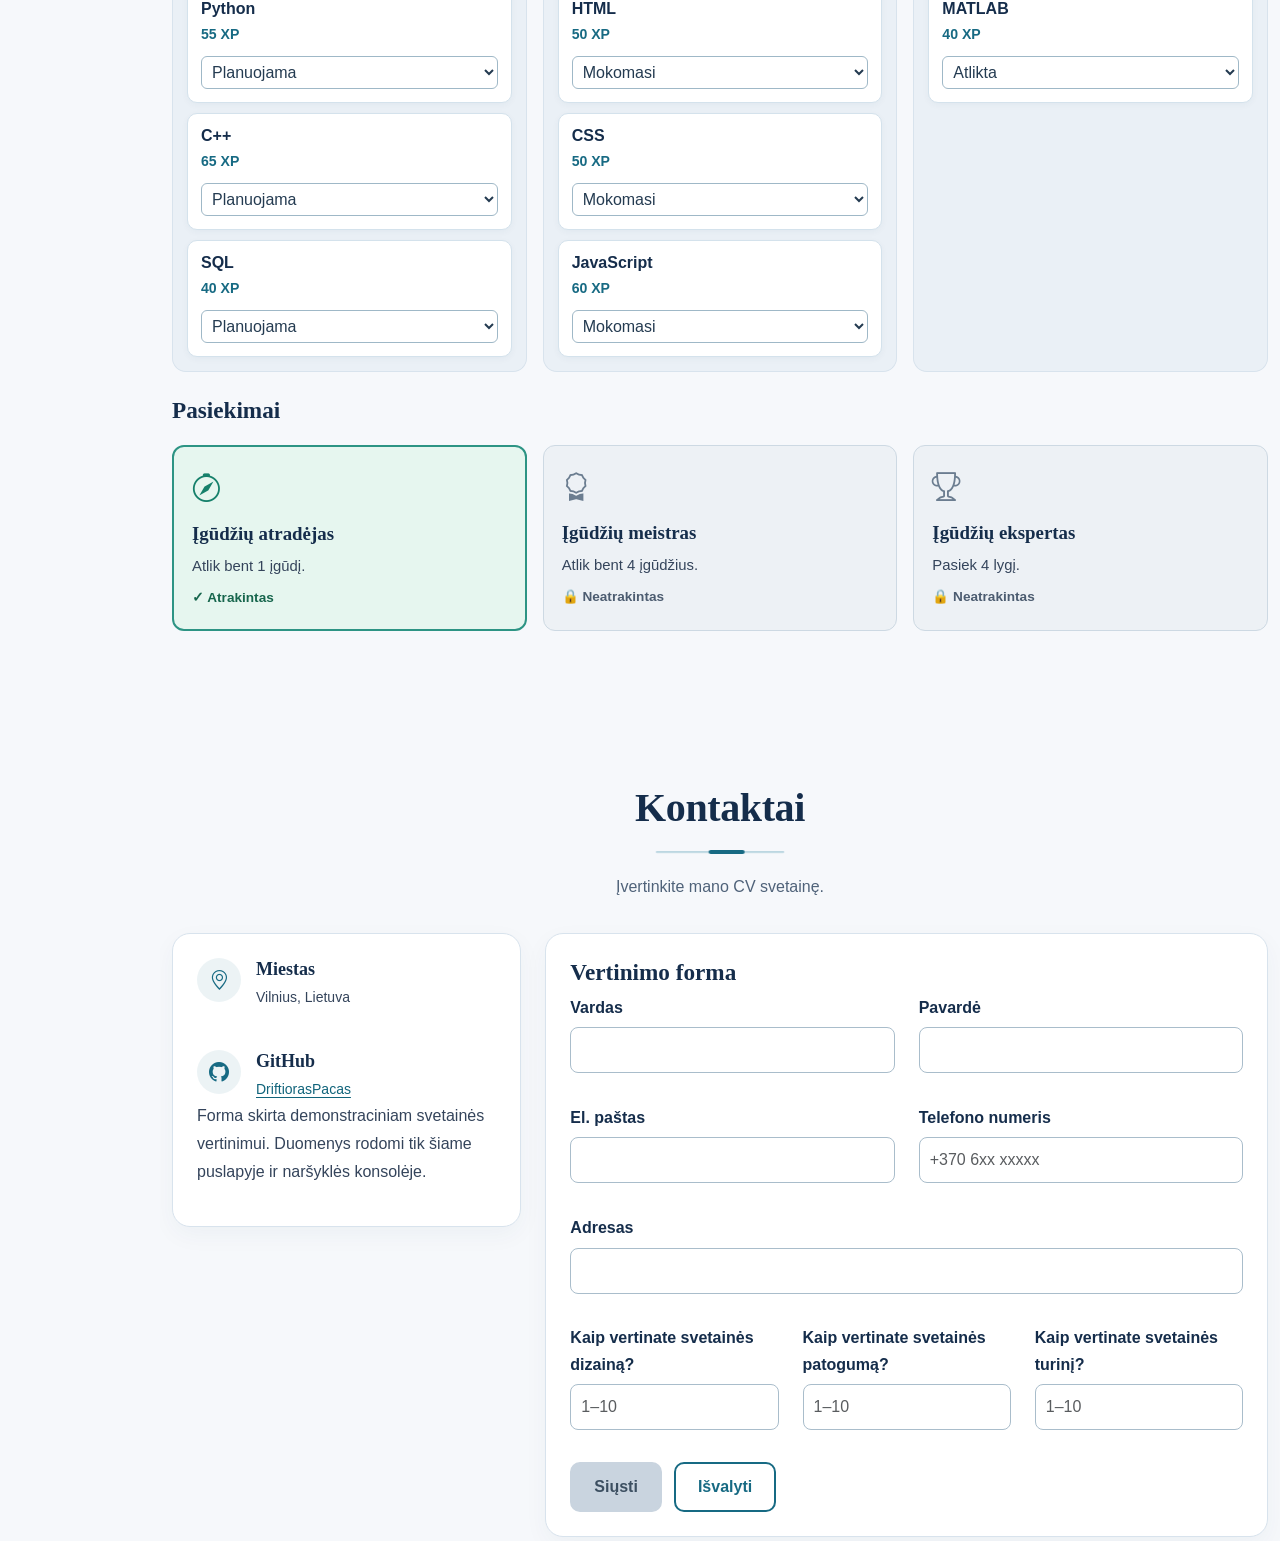
<file: starter-page.html>
<!doctype html>
<html lang="lt">
  <head>
    <meta charset="utf-8" />
    <meta name="viewport" content="width=device-width, initial-scale=1" />
    <meta http-equiv="refresh" content="0; url=index.html" />
    <title>Mano CV</title>
    <link href="assets/img/favicon.ico" rel="icon" />
  </head>
  <body>
    <p><a href="index.html">Grįžti į Roko Būgos CV svetainę</a></p>
  </body>
</html>
</file>
<file: assets/css/custom.css>
/* LD9 – svetainės tipografija, komponentai ir išdėstymas */
:root {
  --default-font: "Segoe UI", Arial, sans-serif;
  --heading-font: Georgia, "Times New Roman", serif;
  --nav-font: "Segoe UI", Arial, sans-serif;
  --background-color: #f6f8fb;
  --default-color: #34445b;
  --heading-color: #152d4b;
  --accent-color: #176a83;
  --nav-hover-color: #176a83;
  --surface-color: #fff;
}
body {
  font-family: var(--default-font);
  font-size: 16px;
  line-height: 1.65;
}
h1,
h2,
h3,
h4,
h5,
h6 {
  font-family: var(--heading-font);
  color: #152d4b;
  font-weight: 700;
  line-height: 1.25;
}
h1 {
  font-size: clamp(3rem, 7vw, 5.5rem);
  letter-spacing: -2px;
}
h2 {
  font-size: 2.35rem;
}
h3 {
  font-size: 1.45rem;
}
h4 {
  font-size: 1.18rem;
}
h5 {
  font-size: 1.02rem;
}
h6 {
  font-size: 0.9rem;
  text-transform: uppercase;
  letter-spacing: 1px;
}
p {
  font-size: 1rem;
  line-height: 1.75;
  margin-bottom: 1rem;
  color: #34445b;
}
a {
  color: #11647b;
  text-decoration: underline;
  text-underline-offset: 3px;
}
a:hover {
  color: #0c4050;
  text-decoration: underline;
}
.action-btn {
  display: inline-flex;
  align-items: center;
  justify-content: center;
  gap: 8px;
  background: #176a83;
  color: #fff;
  border: 2px solid #176a83;
  border-radius: 10px;
  padding: 10px 22px;
  font-weight: 650;
  text-decoration: none;
  cursor: pointer;
  transition:
    background 0.2s,
    transform 0.2s,
    box-shadow 0.2s;
}
.action-btn:hover {
  background: #0d465a;
  border-color: #0d465a;
  color: white;
  transform: translateY(-2px);
  box-shadow: 0 5px 12px #17465830;
  text-decoration: none;
}
.action-btn:active {
  transform: translateY(1px);
  background: #082e3d;
}
.action-btn:disabled {
  background: #c9d4df;
  border-color: #c9d4df;
  color: #3c4f61;
  cursor: not-allowed;
  transform: none;
  box-shadow: none;
}
.secondary-btn {
  background: white;
  color: #176a83;
}
.action-btn:focus-visible,
a:focus-visible,
select:focus-visible {
  outline: 3px solid #e3a443;
  outline-offset: 3px;
}
.section {
  padding: 76px 0;
}
#about,
#resume,
#portfolio {
  padding: 86px 0;
  margin-bottom: 12px;
}
.section-title {
  padding-bottom: 32px;
}
.section-title h2 {
  font-size: clamp(1.8rem, 4vw, 2.5rem);
  color: #152d4b;
  letter-spacing: -0.4px;
}
.section-title p {
  color: #4f6279;
}
.content-panel,
.about-card,
.skill-panel,
.resume .container:not(.section-title),
.project-card,
.xp-panel {
  background: white;
  border: 1px solid #d8e3ed;
  border-radius: 18px;
  padding: 24px;
  box-shadow: 0 8px 24px #203c5a0b;
}
.about-card {
  padding: 30px;
}
.profile-photo {
  border-radius: 18px;
  width: 100%;
  height: auto;
  border: 4px solid #fff;
  box-shadow: 0 10px 28px #203c5a22;
}
.resume .resume-item {
  border-color: #176a83;
  padding-left: 23px;
}
.resume .resume-item::before {
  border-color: #176a83;
}
.resume .resume-item h4 {
  color: #176a83;
  font-family: var(--heading-font);
  font-size: 1.15rem;
}
.resume .resume-item h5 {
  background: #e6f2f5;
  color: #15455c;
}
.project-card {
  height: 100%;
  padding: 0;
  overflow: hidden;
  display: flex;
  flex-direction: column;
}
.project-card img {
  width: 100%;
  height: auto;
  display: block;
}
.project-details {
  padding: 20px;
  flex: 1;
  display: flex;
  flex-direction: column;
}
.project-details h3 {
  font-size: 1.27rem;
}
.project-link {
  margin-top: auto;
  font-weight: 650;
}
.hero:before {
  background: linear-gradient(90deg, #eef7fcf5, #e6f1f2bd 60%, #e6f1f285);
}
.hero h1 {
  margin: 0;
}
.hero .hero-subtitle {
  font-size: clamp(1.15rem, 3vw, 1.7rem);
  margin-top: 10px;
}
.hero .social-links a {
  color: #176a83;
  font-size: 1.7rem;
  text-decoration: none;
}
.hero-cta {
  margin-top: 25px;
}
.footer {
  background: #e5edf4;
}
.footer p {
  font-style: normal;
}
.footer .social-links a {
  background: #176a83;
}

/* LD9 – du atskiri komponentai: navigacija ir įgūdžių progreso juostos */
.navmenu a,
.navmenu a:focus {
  background: #e4edf4;
  border: 1px solid #c6d8e5;
  border-radius: 14px;
  box-shadow: 0 3px 8px #233e5610;
  margin-bottom: 10px;
  color: #244560;
  text-decoration: none;
}
.navmenu a:hover,
.navmenu .active,
.navmenu .active:focus,
.navmenu li:hover > a {
  color: white;
  background: #176a83;
  border-color: #176a83;
  text-decoration: none;
}
.navmenu ul {
  width: 180px;
}
.navmenu a:hover,
.navmenu a:focus-visible {
  max-width: 100%;
}
.navmenu a:focus-visible span {
  display: block;
}
@media (max-width: 1199px) {
  .navmenu ul {
    width: 100%;
  }
  .navmenu a,
  .navmenu a:focus {
    max-width: 100%;
  }
  .navmenu a span,
  .navmenu a:focus span {
    display: block;
  }
}
.skills .progress-bar-wrap {
  height: 13px;
  background: #e0e9f0;
  border-radius: 10px;
  overflow: hidden;
  border: 1px solid #d0dfe9;
}
.skills .progress-bar {
  height: 100%;
  border-radius: 10px;
  background: linear-gradient(90deg, #176a83, #4ab8b1);
  box-shadow: 0 2px 5px #176a8355;
}
.skills .progress {
  margin-bottom: 12px;
}
.skill-panel {
  margin: 0;
}

/* LD9 papildoma – sąrašų pseudo-elementai, skaitiklis ir lentelė */
.technology-list,
.steps-list {
  padding: 0;
  list-style: none;
  margin-bottom: 0;
}
.technology-list > li,
.steps-list > li {
  position: relative;
  padding: 10px 10px 10px 38px;
  margin: 5px 0;
}
.technology-list > li::before {
  content: "✓";
  position: absolute;
  left: 8px;
  color: #176a83;
  font-weight: bold;
}
.technology-list ul {
  list-style: square;
  padding: 6px 0 6px 22px;
  color: #527082;
  border-left: 2px solid #b4d9dd;
  margin: 8px 0 0;
  font-size: 0.94rem;
}
.steps-list {
  counter-reset: step;
}
.steps-list > li {
  counter-increment: step;
  background: #eff6f8;
  border-radius: 8px;
}
.steps-list > li::before {
  content: counter(step);
  position: absolute;
  left: 7px;
  top: 10px;
  width: 23px;
  height: 23px;
  border-radius: 50%;
  background: #176a83;
  color: white;
  text-align: center;
  line-height: 23px;
  font-weight: bold;
}
.service-table {
  width: 100%;
  border-collapse: collapse;
  border: 1px solid #cedde6;
}
.service-table th,
.service-table td {
  padding: 13px;
  text-align: center;
  vertical-align: middle;
  border: 1px solid #cedde6;
}
.service-table thead th {
  background: #153e56;
  color: #fff;
  font-weight: 700;
}
.service-table tbody tr:nth-child(even) {
  background: #e8f3f6;
}
.service-table tbody tr:hover {
  background: #cce7ed;
}
.service-table td:first-child {
  font-weight: 650;
}
.services video,
.services iframe {
  display: block;
  width: 100%;
  height: auto;
  aspect-ratio: 16/9;
  border: 0;
  border-radius: 12px;
  background: #152d4b;
}
.services audio {
  width: 100%;
  max-width: 520px;
}
.media-heading {
  display: flex;
  align-items: center;
  gap: 16px;
  margin-bottom: 18px;
}
.media-heading p {
  margin: 0;
}

/* LD10 – naujos animacijos */
@keyframes icon-dance {
  0% {
    transform: translateY(0) scale(1);
    color: #176a83;
  }
  30% {
    transform: translateY(-5px) scale(1.12);
    color: #267c90;
  }
  60% {
    transform: translateY(3px) scale(0.95);
    color: #163d61;
  }
  100% {
    transform: translateY(0) scale(1);
    color: #176a83;
  }
}
@keyframes soft-glow {
  0%,
  100% {
    box-shadow: 0 0 0 0 #176a831f;
  }
  50% {
    box-shadow: 0 0 0 9px #176a8310;
  }
}
.hero .social-links a {
  animation: icon-dance 3.5s ease-in-out infinite;
}
.hero .social-links a:nth-child(2) {
  animation-delay: 0.35s;
}
.hero .social-links a:nth-child(3) {
  animation-delay: 0.7s;
}
.hero-cta {
  animation: soft-glow 3s ease-in-out infinite;
}
@keyframes spinner-turn {
  to {
    transform: rotate(360deg);
  }
}
.loading-spinner {
  flex: 0 0 34px;
  width: 34px;
  height: 34px;
  border: 4px solid #d1e7ed;
  border-top-color: #176a83;
  border-radius: 50%;
  animation: spinner-turn 1s linear infinite;
}
@keyframes rule-shift {
  0%,
  100% {
    transform: scaleX(0.75);
    opacity: 0.5;
  }
  50% {
    transform: scaleX(1.15);
    opacity: 1;
  }
}
@keyframes rule-slide {
  0%,
  100% {
    transform: translateX(-35px);
  }
  50% {
    transform: translateX(35px);
  }
}
.section-title h2::before {
  content: "";
  width: 130px;
  height: 2px;
  background: #aecedb;
  bottom: 0;
  animation: rule-shift 3s ease-in-out infinite;
  border-radius: 3px;
}
.section-title h2::after {
  content: "";
  width: 36px;
  height: 4px;
  background: #176a83;
  bottom: -1px;
  border-radius: 6px;
  animation: rule-slide 3s ease-in-out infinite;
}
/* LD10 papildoma – gradientas ir dvi CSS figūros */
@keyframes gradient-motion {
  0%,
  100% {
    background-position: 0% 50%;
  }
  50% {
    background-position: 100% 50%;
  }
}
#services {
  background: linear-gradient(120deg, #e6f4f7, #f0ebfa, #d6ebef, #f6f8fb);
  background-size: 320% 320%;
  animation: gradient-motion 14s ease infinite;
}
#about {
  position: relative;
  isolation: isolate;
}
#about > .container {
  position: relative;
  z-index: 1;
}
.shape {
  position: absolute;
  pointer-events: none;
  z-index: 0;
  opacity: 0.25;
}
.shape-circle {
  width: 110px;
  height: 110px;
  border: 12px solid #7dc5d1;
  border-radius: 50%;
  top: 22px;
  right: 6%;
  animation: shape-float 5s ease-in-out infinite;
}
.shape-triangle {
  width: 0;
  height: 0;
  border-left: 46px solid transparent;
  border-right: 46px solid transparent;
  border-bottom: 82px solid #b69edb;
  bottom: 24px;
  left: 4%;
  animation: shape-spin 9s linear infinite;
}
@keyframes shape-float {
  0%,
  100% {
    transform: translateY(0) scale(1);
  }
  50% {
    transform: translateY(15px) scale(1.12);
  }
}
@keyframes shape-spin {
  to {
    transform: rotate(360deg);
  }
}

/* LD11 – kontaktų forma */
#contact-form label {
  display: block;
  font-weight: 650;
  color: #152d4b;
  margin-bottom: 6px;
}
#contact-form .form-control {
  border: 1px solid #a9bdcb;
  border-radius: 8px;
  min-height: 45px;
  padding: 10px;
  color: #233a50;
}
#contact-form .form-control:focus {
  border-color: #176a83;
  box-shadow: 0 0 0 3px #176a8325;
}
#contact-form .invalid {
  border-color: #be263b;
  background: #fff3f4;
}
.field-error {
  display: block;
  color: #a0142c;
  font-size: 0.82rem;
  min-height: 1.2em;
}
.form-buttons {
  display: flex;
  gap: 12px;
  flex-wrap: wrap;
}
.form-result {
  border-left: 4px solid #176a83;
  margin-top: 22px;
  padding: 18px;
  background: #eaf5f6;
  border-radius: 8px;
  overflow-wrap: anywhere;
}
.form-result p {
  margin-bottom: 4px;
}
#rating-average {
  margin-top: 12px;
  font-weight: bold;
  color: #15455c;
}

/* LD12 – kompetencijų pažangos modulis */
.xp-panel {
  display: flex;
  gap: 28px;
  align-items: center;
  background: linear-gradient(120deg, #102e46, #176a83);
  color: #fff;
  border: 0;
}
#level-avatar {
  flex-shrink: 0;
  width: 122px;
  height: 122px;
  object-fit: contain;
  background: #ffffff23;
  border-radius: 50%;
}
.xp-info {
  flex: 1;
  min-width: 0;
}
.xp-label {
  display: flex;
  flex-wrap: wrap;
  align-items: center;
  gap: 10px;
  justify-content: space-between;
  font-size: 0.95rem;
}
.xp-label strong {
  background: #ffffff26;
  padding: 4px 13px;
  border-radius: 20px;
}
.xp-panel h3 {
  color: white;
  font-size: 2.5rem;
  margin: 10px 0;
}
.xp-panel p {
  color: #e9f7fa;
  margin: 9px 0 0;
}
.xp-track {
  height: 14px;
  border-radius: 20px;
  background: #ffffff38;
  overflow: hidden;
}
#xp-fill {
  height: 100%;
  background: #ffcf7c;
  border-radius: 20px;
  width: 0;
  transition: width 0.3s ease;
}
.stats-grid,
.kanban-board,
.achievement-grid {
  display: grid;
  grid-template-columns: repeat(3, minmax(0, 1fr));
  gap: 16px;
  margin-top: 20px;
}
.stats-grid > div {
  padding: 17px;
  text-align: center;
  background: white;
  border: 1px solid #d8e3ed;
  border-radius: 12px;
}
.stats-grid span {
  display: block;
  font-size: 0.88rem;
}
.stats-grid strong {
  display: block;
  color: #176a83;
  font-size: 1.6rem;
}
.kanban-column {
  padding: 14px;
  border: 1px solid #d8e3ed;
  background: #eaf0f6;
  border-radius: 14px;
  min-height: 240px;
}
.kanban-column h3 {
  font-size: 1.15rem;
  padding: 7px 8px 12px;
  margin: 0;
}
.kanban-column.planned {
  border-top: 4px solid #7c8da3;
}
.kanban-column.learning {
  border-top: 4px solid #cc841c;
}
.kanban-column.completed {
  border-top: 4px solid #239486;
}
.kanban-cards {
  display: grid;
  gap: 10px;
}
.skill-card {
  background: white;
  padding: 13px;
  border: 1px solid #d4e2ec;
  border-radius: 10px;
  box-shadow: 0 2px 7px #203c5a0b;
}
.skill-card h4 {
  font: 650 1rem var(--default-font);
  margin: 0 0 5px;
}
.skill-card .xp-badge {
  display: block;
  color: #176a83;
  font-size: 0.88rem;
  font-weight: 700;
  margin-bottom: 10px;
}
.skill-card select {
  width: 100%;
  border: 1px solid #9fb8c7;
  border-radius: 6px;
  padding: 6px;
  background: #fff;
  color: #243b51;
}
.achievement {
  border: 1px solid #cdd9e3;
  border-radius: 12px;
  padding: 18px;
  background: #edf1f5;
  color: #4c5c70;
}
.achievement i {
  font-size: 1.8rem;
  color: #6b7d90;
}
.achievement h4 {
  margin-top: 9px;
}
.achievement p {
  font-size: 0.93rem;
  margin-bottom: 5px;
}
.achievement .achievement-state {
  font-weight: bold;
  font-size: 0.85rem;
}
.achievement.unlocked {
  border: 2px solid #2d9484;
  background: #e6f6ef;
  color: #17664d;
}
.achievement.unlocked i {
  color: #16806b;
}
@media (max-width: 767px) {
  .section,
  #about,
  #resume,
  #portfolio {
    padding: 52px 0;
  }
  .content-panel,
  .about-card,
  .resume .container:not(.section-title) {
    padding: 17px;
  }
  .xp-panel {
    gap: 15px;
    padding: 18px;
  }
  #level-avatar {
    width: 70px;
    height: 70px;
  }
  .kanban-board,
  .achievement-grid {
    grid-template-columns: 1fr;
  }
  .stats-grid {
    gap: 7px;
  }
  .stats-grid > div {
    padding: 9px 4px;
  }
  .stats-grid span {
    font-size: 0.75rem;
  }
  .service-table th,
  .service-table td {
    padding: 8px;
    font-size: 0.86rem;
  }
}
@media (prefers-reduced-motion: reduce) {
  .hero .social-links a,
  .hero-cta,
  .loading-spinner,
  .section-title h2::before,
  .section-title h2::after,
  #services,
  .shape {
    animation: none;
  }
}
</file>
<file: assets/css/main.css>
/**
* Template Name: MyResume
* Template URL: https://bootstrapmade.com/free-html-bootstrap-template-my-resume/
* Updated: Jun 29 2024 with Bootstrap v5.3.3
* Author: BootstrapMade.com
* License: https://bootstrapmade.com/license/
*/

/*--------------------------------------------------------------
# Font & Color Variables
# Help: https://bootstrapmade.com/color-system/
--------------------------------------------------------------*/
/* Fonts */
:root {
  --default-font: "Roboto",  system-ui, -apple-system, "Segoe UI", Roboto, "Helvetica Neue", Arial, "Noto Sans", "Liberation Sans", sans-serif, "Apple Color Emoji", "Segoe UI Emoji", "Segoe UI Symbol", "Noto Color Emoji";
  --heading-font: "Raleway",  sans-serif;
  --nav-font: "Poppins",  sans-serif;
}

/* Global Colors - The following color variables are used throughout the website. Updating them here will change the color scheme of the entire website */
:root { 
  --background-color: #ffffff; /* Background color for the entire website, including individual sections */
  --default-color: #272829; /* Default color used for the majority of the text content across the entire website */
  --heading-color: #45505b; /* Color for headings, subheadings and title throughout the website */
  --accent-color: #0563bb; /* Accent color that represents your brand on the website. It's used for buttons, links, and other elements that need to stand out */
  --surface-color: #ffffff; /* The surface color is used as a background of boxed elements within sections, such as cards, icon boxes, or other elements that require a visual separation from the global background. */
  --contrast-color: #ffffff; /* Contrast color for text, ensuring readability against backgrounds of accent, heading, or default colors. */
}

/* Nav Menu Colors - The following color variables are used specifically for the navigation menu. They are separate from the global colors to allow for more customization options */
:root {
  --nav-color: #45505b;  /* The default color of the main navmenu links */
  --nav-hover-color: #0563bb; /* Applied to main navmenu links when they are hovered over or active */
  --nav-mobile-background-color: #ffffff; /* Used as the background color for mobile navigation menu */
  --nav-dropdown-background-color: #ffffff; /* Used as the background color for dropdown items that appear when hovering over primary navigation items */
  --nav-dropdown-color: #212529; /* Used for navigation links of the dropdown items in the navigation menu. */
  --nav-dropdown-hover-color: #0563bb; /* Similar to --nav-hover-color, this color is applied to dropdown navigation links when they are hovered over. */
}

/* Color Presets - These classes override global colors when applied to any section or element, providing reuse of the sam color scheme. */

.light-background {
  --background-color: #f9f9f9;
  --surface-color: #ffffff;
}

.dark-background {
  --background-color: #060606;
  --default-color: #ffffff;
  --heading-color: #ffffff;
  --surface-color: #252525;
  --contrast-color: #ffffff;
}

/* Smooth scroll */
:root {
  scroll-behavior: smooth;
}

/*--------------------------------------------------------------
# General Styling & Shared Classes
--------------------------------------------------------------*/
body {
  color: var(--default-color);
  background-color: var(--background-color);
  font-family: var(--default-font);
}

a {
  color: var(--accent-color);
  text-decoration: none;
  transition: 0.3s;
}

a:hover {
  color: color-mix(in srgb, var(--accent-color), transparent 25%);
  text-decoration: none;
}

h1,
h2,
h3,
h4,
h5,
h6 {
  color: var(--heading-color);
  font-family: var(--heading-font);
}

/* PHP Email Form Messages
------------------------------*/
.php-email-form .error-message {
  display: none;
  background: #df1529;
  color: #ffffff;
  text-align: left;
  padding: 15px;
  margin-bottom: 24px;
  font-weight: 600;
}

.php-email-form .sent-message {
  display: none;
  color: #ffffff;
  background: #059652;
  text-align: center;
  padding: 15px;
  margin-bottom: 24px;
  font-weight: 600;
}

.php-email-form .loading {
  display: none;
  background: var(--surface-color);
  text-align: center;
  padding: 15px;
  margin-bottom: 24px;
}

.php-email-form .loading:before {
  content: "";
  display: inline-block;
  border-radius: 50%;
  width: 24px;
  height: 24px;
  margin: 0 10px -6px 0;
  border: 3px solid var(--accent-color);
  border-top-color: var(--surface-color);
  animation: php-email-form-loading 1s linear infinite;
}

@keyframes php-email-form-loading {
  0% {
    transform: rotate(0deg);
  }

  100% {
    transform: rotate(360deg);
  }
}

/*--------------------------------------------------------------
# Global Header
--------------------------------------------------------------*/
.header {
  color: var(--default-color);
  position: fixed;
  top: 0;
  left: 0;
  bottom: 0;
  padding: 0 15px;
  transition: all ease-in-out 0.3s;
  overflow-y: auto;
  z-index: 997;
  min-width: 200px;
}

@media (max-width: 1199px) {
  .header {
    background-color: var(--background-color);
    border-right: 1px solid color-mix(in srgb, var(--default-color), transparent 90%);
    width: 300px;
    left: -100%;
  }
}

@media (min-width: 1200px) and (max-width: 1600px) {
  .header~main {
    margin-left: 160px;
  }

  .header~main .hero {
    margin-left: -160px;
    width: 100vw;
  }
}

.header.header-show {
  left: 0;
}

.header .header-toggle {
  color: var(--contrast-color);
  background-color: var(--accent-color);
  font-size: 22px;
  display: flex;
  align-items: center;
  justify-content: center;
  width: 40px;
  height: 40px;
  border-radius: 50%;
  cursor: pointer;
  position: fixed;
  top: 15px;
  right: 15px;
  z-index: 9999;
  transition: background-color 0.3s;
}

.header .header-toggle:hover {
  color: var(--contrast-color);
  background-color: color-mix(in srgb, var(--accent-color) 90%, white 15%);
}

/*--------------------------------------------------------------
# Navigation Menu
--------------------------------------------------------------*/
.navmenu {
  padding: 0;
  z-index: 9997;
}

.navmenu ul {
  list-style: none;
  padding: 0 0 20px 0;
  margin: 0;
  width: 140px;
}

.navmenu a,
.navmenu a:focus {
  color: var(--nav-color);
  font-family: var(--nav-font);
  display: flex;
  align-items: center;
  padding: 10px 18px;
  margin-bottom: 8px;
  font-size: 15px;
  border-radius: 50px;
  background: color-mix(in srgb, var(--default-color), transparent 92%);
  height: 56px;
  width: 100%;
  overflow: hidden;
  transition: 0.3s;
}

.navmenu a i,
.navmenu a:focus i {
  font-size: 20px;
}

.navmenu a span,
.navmenu a:focus span {
  padding: 0 5px 0 7px;
}

@media (min-width: 992px) {

  .navmenu a,
  .navmenu a:focus {
    max-width: 56px;
  }

  .navmenu a span,
  .navmenu a:focus span {
    display: none;
  }
}

.navmenu a:hover,
.navmenu .active,
.navmenu .active:focus,
.navmenu li:hover>a {
  color: var(--contrast-color);
  background: var(--nav-hover-color);
}

.navmenu a:hover,
.navmenu li:hover>a {
  max-width: 100%;
  color: var(--contrast-color);
}

.navmenu a:hover span,
.navmenu li:hover>a span {
  display: block;
}

/*--------------------------------------------------------------
# Global Footer
--------------------------------------------------------------*/
.footer {
  color: var(--default-color);
  background-color: var(--background-color);
  font-size: 14px;
  text-align: center;
  padding: 30px 0;
  position: relative;
}

.footer h3 {
  font-size: 36px;
  font-weight: 700;
  position: relative;
  padding: 0;
  margin: 0 0 15px 0;
}

.footer p {
  font-size: 15;
  font-style: italic;
  padding: 0;
  margin: 0 0 30px 0;
}

.footer .social-links {
  margin: 0 0 30px 0;
}

.footer .social-links a {
  font-size: 16px;
  display: flex;
  align-items: center;
  justify-content: center;
  background: var(--accent-color);
  color: var(--contrast-color);
  line-height: 1;
  margin: 0 4px;
  border-radius: 50%;
  text-align: center;
  width: 36px;
  height: 36px;
  transition: 0.3s;
}

.footer .social-links a:hover {
  background: color-mix(in srgb, var(--accent-color), transparent 20%);
  text-decoration: none;
}

.footer .copyright {
  padding-top: 25px;
  border-top: 1px solid color-mix(in srgb, var(--default-color), transparent 90%);
}

.footer .credits {
  font-size: 13px;
  padding-top: 5px;
}

/*--------------------------------------------------------------
# Preloader
--------------------------------------------------------------*/
#preloader {
  position: fixed;
  inset: 0;
  z-index: 999999;
  overflow: hidden;
  background: var(--background-color);
  transition: all 0.6s ease-out;
}

#preloader:before {
  content: "";
  position: fixed;
  top: calc(50% - 30px);
  left: calc(50% - 30px);
  border: 6px solid #ffffff;
  border-color: var(--accent-color) transparent var(--accent-color) transparent;
  border-radius: 50%;
  width: 60px;
  height: 60px;
  animation: animate-preloader 1.5s linear infinite;
}

@keyframes animate-preloader {
  0% {
    transform: rotate(0deg);
  }

  100% {
    transform: rotate(360deg);
  }
}

/*--------------------------------------------------------------
# Scroll Top Button
--------------------------------------------------------------*/
.scroll-top {
  position: fixed;
  visibility: hidden;
  opacity: 0;
  right: 15px;
  bottom: -15px;
  z-index: 99999;
  background-color: var(--accent-color);
  width: 44px;
  height: 44px;
  border-radius: 50px;
  transition: all 0.4s;
}

.scroll-top i {
  font-size: 24px;
  color: var(--contrast-color);
  line-height: 0;
}

.scroll-top:hover {
  background-color: color-mix(in srgb, var(--accent-color), transparent 20%);
  color: var(--contrast-color);
}

.scroll-top.active {
  visibility: visible;
  opacity: 1;
  bottom: 15px;
}

/*--------------------------------------------------------------
# Disable aos animation delay on mobile devices
--------------------------------------------------------------*/
@media screen and (max-width: 768px) {
  [data-aos-delay] {
    transition-delay: 0 !important;
  }
}

/*--------------------------------------------------------------
# Global Page Titles & Breadcrumbs
--------------------------------------------------------------*/
.page-title {
  --background-color: color-mix(in srgb, var(--default-color), transparent 96%);
  color: var(--default-color);
  background-color: var(--background-color);
  padding: 20px 0;
  position: relative;
}

.page-title h1 {
  font-size: 28px;
  font-weight: 700;
  margin: 0;
}

.page-title .breadcrumbs ol {
  display: flex;
  flex-wrap: wrap;
  list-style: none;
  padding: 0 0 10px 0;
  margin: 0;
  font-size: 14px;
  font-weight: 400;
}

.page-title .breadcrumbs ol li+li {
  padding-left: 10px;
}

.page-title .breadcrumbs ol li+li::before {
  content: "/";
  display: inline-block;
  padding-right: 10px;
  color: color-mix(in srgb, var(--default-color), transparent 70%);
}

/*--------------------------------------------------------------
# Global Sections
--------------------------------------------------------------*/
section,
.section {
  color: var(--default-color);
  background-color: var(--background-color);
  padding: 60px 0;
  overflow: clip;
}

/*--------------------------------------------------------------
# Global Section Titles
--------------------------------------------------------------*/
.section-title {
  text-align: center;
  padding-bottom: 60px;
  position: relative;
}

.section-title h2 {
  font-size: 32px;
  font-weight: 700;
  margin-bottom: 20px;
  padding-bottom: 20px;
  position: relative;
}

.section-title h2:before {
  content: "";
  position: absolute;
  display: block;
  width: 160px;
  height: 1px;
  background: color-mix(in srgb, var(--default-color), transparent 60%);
  left: 0;
  right: 0;
  bottom: 1px;
  margin: auto;
}

.section-title h2::after {
  content: "";
  position: absolute;
  display: block;
  width: 60px;
  height: 3px;
  background: var(--accent-color);
  left: 0;
  right: 0;
  bottom: 0;
  margin: auto;
}

.section-title p {
  margin-bottom: 0;
}

/*--------------------------------------------------------------
# Hero Section
--------------------------------------------------------------*/
.hero {
  width: 100%;
  min-height: 100vh;
  position: relative;
  padding: 80px 0;
  display: flex;
  align-items: center;
  justify-content: center;
}

.hero img {
  position: absolute;
  inset: 0;
  display: block;
  width: 100%;
  height: 100%;
  object-fit: cover;
  z-index: 1;
}

.hero:before {
  content: "";
  background: color-mix(in srgb, var(--background-color), transparent 30%);
  position: absolute;
  inset: 0;
  z-index: 2;
}

.hero .container {
  position: relative;
  z-index: 3;
}

.hero h2 {
  margin: 0;
  font-size: 64px;
  font-weight: 700;
}

.hero p {
  margin: 5px 0 0 0;
  font-size: 26px;
}

.hero p span {
  letter-spacing: 1px;
  border-bottom: 2px solid var(--accent-color);
}

.hero .social-links {
  margin-top: 25px;
}

.hero .social-links a {
  font-size: 20px;
  display: inline-block;
  color: color-mix(in srgb, var(--default-color), transparent 30%);
  line-height: 1;
  margin-right: 20px;
  transition: 0.3s;
}

.hero .social-links a:hover {
  color: var(--accent-color);
}

@media (max-width: 768px) {
  .hero h2 {
    font-size: 32px;
  }

  .hero p {
    font-size: 20px;
  }
}

/*--------------------------------------------------------------
# About Section
--------------------------------------------------------------*/
.about .content h2 {
  font-weight: 700;
  font-size: 24px;
}

.about .content ul {
  list-style: none;
  padding: 0;
}

.about .content ul li {
  margin-bottom: 20px;
  display: flex;
  align-items: center;
}

.about .content ul strong {
  margin-right: 10px;
}

.about .content ul i {
  font-size: 16px;
  margin-right: 5px;
  color: var(--accent-color);
  line-height: 0;
}

/*--------------------------------------------------------------
# Stats Section
--------------------------------------------------------------*/
.stats i {
  background-color: var(--accent-color);
  color: var(--contrast-color);
  width: 54px;
  height: 54px;
  font-size: 24px;
  border-radius: 50px;
  display: inline-flex;
  align-items: center;
  justify-content: center;
  position: relative;
  z-index: 1;
}

.stats .stats-item {
  margin-top: 10px;
  width: 100%;
  position: relative;
  text-align: center;
  z-index: 0;
}

.stats .stats-item span {
  font-size: 36px;
  display: block;
  font-weight: 700;
  color: color-mix(in srgb, var(--default-color), transparent 20%);
}

.stats .stats-item p {
  padding: 0;
  margin: 0;
  color: color-mix(in srgb, var(--default-color), transparent 50%);
  font-size: 16px;
}

/*--------------------------------------------------------------
# Skills Section
--------------------------------------------------------------*/
.skills .progress {
  height: 60px;
  display: block;
  background: none;
  border-radius: 0;
}

.skills .progress .skill {
  color: var(--heading-color);
  padding: 0;
  margin: 0 0 6px 0;
  text-transform: uppercase;
  display: block;
  font-weight: 600;
  font-family: var(--heading-font);
}

.skills .progress .skill .val {
  float: right;
  font-style: normal;
}

.skills .progress-bar-wrap {
  background: color-mix(in srgb, var(--default-color), transparent 90%);
  height: 10px;
}

.skills .progress-bar {
  width: 1px;
  height: 10px;
  transition: 0.9s;
  background-color: var(--accent-color);
}

/*--------------------------------------------------------------
# Resume Section
--------------------------------------------------------------*/
.resume .resume-title {
  color: var(--heading-color);
  font-size: 26px;
  font-weight: 700;
  margin-top: 20px;
  margin-bottom: 20px;
}

.resume .resume-item {
  padding: 0 0 20px 20px;
  margin-top: -2px;
  border-left: 2px solid var(--accent-color);
  position: relative;
}

.resume .resume-item h4 {
  line-height: 18px;
  font-size: 18px;
  font-weight: 600;
  text-transform: uppercase;
  color: color-mix(in srgb, var(--default-color), transparent 20%);
  margin-bottom: 10px;
}

.resume .resume-item h5 {
  font-size: 16px;
  padding: 5px 15px;
  display: inline-block;
  font-weight: 600;
  margin-bottom: 10px;
}

.resume .resume-item ul {
  padding-left: 20px;
}

.resume .resume-item ul li {
  padding-bottom: 10px;
}

.resume .resume-item:last-child {
  padding-bottom: 0;
}

.resume .resume-item::before {
  content: "";
  position: absolute;
  width: 16px;
  height: 16px;
  border-radius: 50px;
  left: -9px;
  top: 0;
  background: var(--background-color);
  border: 2px solid var(--accent-color);
}

/*--------------------------------------------------------------
# Portfolio Section
--------------------------------------------------------------*/
.portfolio .portfolio-filters {
  padding: 0;
  margin: 0 auto 20px auto;
  list-style: none;
  text-align: center;
}

.portfolio .portfolio-filters li {
  cursor: pointer;
  display: inline-block;
  padding: 8px 20px 10px 20px;
  margin: 0;
  font-size: 15px;
  font-weight: 500;
  line-height: 1;
  margin-bottom: 5px;
  border-radius: 50px;
  transition: all 0.3s ease-in-out;
  font-family: var(--heading-font);
}

.portfolio .portfolio-filters li:hover,
.portfolio .portfolio-filters li.filter-active {
  color: var(--contrast-color);
  background-color: var(--accent-color);
}

.portfolio .portfolio-filters li:first-child {
  margin-left: 0;
}

.portfolio .portfolio-filters li:last-child {
  margin-right: 0;
}

@media (max-width: 575px) {
  .portfolio .portfolio-filters li {
    font-size: 14px;
    margin: 0 0 10px 0;
  }
}

.portfolio .portfolio-item {
  position: relative;
  overflow: hidden;
}

.portfolio .portfolio-item .portfolio-info {
  opacity: 0;
  position: absolute;
  left: 12px;
  right: 12px;
  bottom: -100%;
  z-index: 3;
  transition: all ease-in-out 0.5s;
  background: color-mix(in srgb, var(--background-color), transparent 10%);
  padding: 15px;
}

.portfolio .portfolio-item .portfolio-info h4 {
  font-size: 18px;
  font-weight: 600;
  padding-right: 50px;
}

.portfolio .portfolio-item .portfolio-info p {
  color: color-mix(in srgb, var(--default-color), transparent 30%);
  font-size: 14px;
  margin-bottom: 0;
  padding-right: 50px;
}

.portfolio .portfolio-item .portfolio-info .preview-link,
.portfolio .portfolio-item .portfolio-info .details-link {
  position: absolute;
  right: 50px;
  font-size: 24px;
  top: calc(50% - 14px);
  color: color-mix(in srgb, var(--default-color), transparent 30%);
  transition: 0.3s;
  line-height: 0;
}

.portfolio .portfolio-item .portfolio-info .preview-link:hover,
.portfolio .portfolio-item .portfolio-info .details-link:hover {
  color: var(--accent-color);
}

.portfolio .portfolio-item .portfolio-info .details-link {
  right: 14px;
  font-size: 28px;
}

.portfolio .portfolio-item:hover .portfolio-info {
  opacity: 1;
  bottom: 0;
}

/*--------------------------------------------------------------
# Services Section
--------------------------------------------------------------*/
.services .service-item {
  background-color: var(--surface-color);
  box-shadow: 0px 5px 90px 0px rgba(0, 0, 0, 0.1);
  height: 100%;
  padding: 60px 30px;
  text-align: center;
  transition: 0.3s;
  border-radius: 5px;
}

.services .service-item .icon {
  margin: 0 auto;
  width: 100px;
  height: 100px;
  display: flex;
  align-items: center;
  justify-content: center;
  transition: ease-in-out 0.3s;
  position: relative;
}

.services .service-item .icon i {
  font-size: 36px;
  transition: 0.5s;
  position: relative;
}

.services .service-item .icon svg {
  position: absolute;
  top: 0;
  left: 0;
}

.services .service-item .icon svg path {
  transition: 0.5s;
  fill: color-mix(in srgb, var(--default-color), transparent 95%);
}

.services .service-item h3 {
  font-weight: 700;
  margin: 10px 0 15px 0;
  font-size: 22px;
}

.services .service-item p {
  line-height: 24px;
  font-size: 14px;
  margin-bottom: 0;
}

.services .service-item:hover {
  box-shadow: 0px 5px 35px 0px rgba(0, 0, 0, 0.1);
}

.services .service-item.item-cyan i {
  color: #0dcaf0;
}

.services .service-item.item-cyan:hover .icon i {
  color: #fff;
}

.services .service-item.item-cyan:hover .icon path {
  fill: #0dcaf0;
}

.services .service-item.item-orange i {
  color: #fd7e14;
}

.services .service-item.item-orange:hover .icon i {
  color: #fff;
}

.services .service-item.item-orange:hover .icon path {
  fill: #fd7e14;
}

.services .service-item.item-teal i {
  color: #20c997;
}

.services .service-item.item-teal:hover .icon i {
  color: #fff;
}

.services .service-item.item-teal:hover .icon path {
  fill: #20c997;
}

.services .service-item.item-red i {
  color: #df1529;
}

.services .service-item.item-red:hover .icon i {
  color: #fff;
}

.services .service-item.item-red:hover .icon path {
  fill: #df1529;
}

.services .service-item.item-indigo i {
  color: #6610f2;
}

.services .service-item.item-indigo:hover .icon i {
  color: #fff;
}

.services .service-item.item-indigo:hover .icon path {
  fill: #6610f2;
}

.services .service-item.item-pink i {
  color: #f3268c;
}

.services .service-item.item-pink:hover .icon i {
  color: #fff;
}

.services .service-item.item-pink:hover .icon path {
  fill: #f3268c;
}

/*--------------------------------------------------------------
# Testimonials Section
--------------------------------------------------------------*/
.testimonials .testimonials-carousel,
.testimonials .testimonials-slider {
  overflow: hidden;
}

.testimonials .testimonial-item .testimonial-content {
  border-left: 3px solid var(--accent-color);
  padding-left: 30px;
}

.testimonials .testimonial-item .testimonial-img {
  border-radius: 50%;
  border: 4px solid var(--background-color);
  margin: 0 auto;
}

.testimonials .testimonial-item h3 {
  font-size: 20px;
  font-weight: bold;
  margin: 10px 0 5px 0;
}

.testimonials .testimonial-item h4 {
  font-size: 14px;
  color: color-mix(in srgb, var(--default-color), transparent 40%);
  margin: 0 0 10px 0;
}

.testimonials .testimonial-item .stars i {
  color: #ffc107;
  margin: 0 1px;
}

.testimonials .testimonial-item .quote-icon-left,
.testimonials .testimonial-item .quote-icon-right {
  color: color-mix(in srgb, var(--accent-color), transparent 50%);
  font-size: 26px;
  line-height: 0;
}

.testimonials .testimonial-item .quote-icon-left {
  display: inline-block;
  left: -5px;
  position: relative;
}

.testimonials .testimonial-item .quote-icon-right {
  display: inline-block;
  right: -5px;
  position: relative;
  top: 10px;
  transform: scale(-1, -1);
}

.testimonials .testimonial-item p {
  font-style: italic;
}

.testimonials .swiper-wrapper {
  height: auto;
}

.testimonials .swiper-pagination {
  margin-top: 30px;
  position: relative;
}

.testimonials .swiper-pagination .swiper-pagination-bullet {
  width: 12px;
  height: 12px;
  background-color: color-mix(in srgb, var(--default-color), transparent 85%);
  opacity: 1;
}

.testimonials .swiper-pagination .swiper-pagination-bullet-active {
  background-color: var(--accent-color);
}

/*--------------------------------------------------------------
# Contact Section
--------------------------------------------------------------*/
.contact .info-item+.info-item {
  margin-top: 40px;
}

.contact .info-item i {
  color: var(--accent-color);
  background: color-mix(in srgb, var(--accent-color), transparent 92%);
  font-size: 20px;
  width: 44px;
  height: 44px;
  display: flex;
  justify-content: center;
  align-items: center;
  border-radius: 50px;
  transition: all 0.3s ease-in-out;
  margin-right: 15px;
}

.contact .info-item h3 {
  padding: 0;
  font-size: 18px;
  font-weight: 700;
  margin-bottom: 5px;
}

.contact .info-item p {
  padding: 0;
  margin-bottom: 0;
  font-size: 14px;
}

.contact .info-item:hover i {
  background: var(--accent-color);
  color: var(--contrast-color);
}

.contact .php-email-form {
  height: 100%;
}

.contact .php-email-form input[type=text],
.contact .php-email-form input[type=email],
.contact .php-email-form textarea {
  font-size: 14px;
  padding: 10px 15px;
  box-shadow: none;
  border-radius: 0;
  color: var(--default-color);
  background-color: color-mix(in srgb, var(--background-color), transparent 50%);
  border-color: color-mix(in srgb, var(--default-color), transparent 80%);
}

.contact .php-email-form input[type=text]:focus,
.contact .php-email-form input[type=email]:focus,
.contact .php-email-form textarea:focus {
  border-color: var(--accent-color);
}

.contact .php-email-form input[type=text]::placeholder,
.contact .php-email-form input[type=email]::placeholder,
.contact .php-email-form textarea::placeholder {
  color: color-mix(in srgb, var(--default-color), transparent 70%);
}

.contact .php-email-form button[type=submit] {
  color: var(--contrast-color);
  background: var(--accent-color);
  border: 0;
  padding: 10px 30px;
  transition: 0.4s;
  border-radius: 50px;
}

.contact .php-email-form button[type=submit]:hover {
  background: color-mix(in srgb, var(--accent-color), transparent 25%);
}

/*--------------------------------------------------------------
# Portfolio Details Section
--------------------------------------------------------------*/
.portfolio-details .portfolio-details-slider img {
  width: 100%;
}

.portfolio-details .swiper-wrapper {
  height: auto;
}

.portfolio-details .swiper-button-prev,
.portfolio-details .swiper-button-next {
  width: 48px;
  height: 48px;
}

.portfolio-details .swiper-button-prev:after,
.portfolio-details .swiper-button-next:after {
  color: rgba(255, 255, 255, 0.8);
  background-color: rgba(0, 0, 0, 0.15);
  font-size: 24px;
  border-radius: 50%;
  width: 48px;
  height: 48px;
  display: flex;
  align-items: center;
  justify-content: center;
  transition: 0.3s;
}

.portfolio-details .swiper-button-prev:hover:after,
.portfolio-details .swiper-button-next:hover:after {
  background-color: rgba(0, 0, 0, 0.3);
}

@media (max-width: 575px) {

  .portfolio-details .swiper-button-prev,
  .portfolio-details .swiper-button-next {
    display: none;
  }
}

.portfolio-details .swiper-pagination {
  margin-top: 20px;
  position: relative;
}

.portfolio-details .swiper-pagination .swiper-pagination-bullet {
  width: 10px;
  height: 10px;
  background-color: color-mix(in srgb, var(--default-color), transparent 85%);
  opacity: 1;
}

.portfolio-details .swiper-pagination .swiper-pagination-bullet-active {
  background-color: var(--accent-color);
}

.portfolio-details .portfolio-info h3 {
  font-size: 22px;
  font-weight: 700;
  margin-bottom: 20px;
  padding-bottom: 20px;
  position: relative;
}

.portfolio-details .portfolio-info h3:after {
  content: "";
  position: absolute;
  display: block;
  width: 50px;
  height: 3px;
  background: var(--accent-color);
  left: 0;
  bottom: 0;
}

.portfolio-details .portfolio-info ul {
  list-style: none;
  padding: 0;
  font-size: 15px;
}

.portfolio-details .portfolio-info ul li {
  display: flex;
  flex-direction: column;
  padding-bottom: 15px;
}

.portfolio-details .portfolio-info ul strong {
  text-transform: uppercase;
  font-weight: 400;
  color: color-mix(in srgb, var(--default-color), transparent 50%);
  font-size: 14px;
}

.portfolio-details .portfolio-info .btn-visit {
  padding: 8px 40px;
  background: var(--accent-color);
  color: var(--contrast-color);
  border-radius: 50px;
  transition: 0.3s;
}

.portfolio-details .portfolio-info .btn-visit:hover {
  background: color-mix(in srgb, var(--accent-color), transparent 20%);
}

.portfolio-details .portfolio-description h2 {
  font-size: 26px;
  font-weight: 700;
  margin-bottom: 20px;
}

.portfolio-details .portfolio-description p {
  padding: 0;
}

.portfolio-details .portfolio-description .testimonial-item {
  padding: 30px 30px 0 30px;
  position: relative;
  background: color-mix(in srgb, var(--default-color), transparent 97%);
  margin-bottom: 50px;
}

.portfolio-details .portfolio-description .testimonial-item .testimonial-img {
  width: 90px;
  border-radius: 50px;
  border: 6px solid var(--background-color);
  float: left;
  margin: 0 10px 0 0;
}

.portfolio-details .portfolio-description .testimonial-item h3 {
  font-size: 18px;
  font-weight: bold;
  margin: 15px 0 5px 0;
  padding-top: 20px;
}

.portfolio-details .portfolio-description .testimonial-item h4 {
  font-size: 14px;
  color: #6c757d;
  margin: 0;
}

.portfolio-details .portfolio-description .testimonial-item .quote-icon-left,
.portfolio-details .portfolio-description .testimonial-item .quote-icon-right {
  color: color-mix(in srgb, var(--accent-color), transparent 50%);
  font-size: 26px;
  line-height: 0;
}

.portfolio-details .portfolio-description .testimonial-item .quote-icon-left {
  display: inline-block;
  left: -5px;
  position: relative;
}

.portfolio-details .portfolio-description .testimonial-item .quote-icon-right {
  display: inline-block;
  right: -5px;
  position: relative;
  top: 10px;
  transform: scale(-1, -1);
}

.portfolio-details .portfolio-description .testimonial-item p {
  font-style: italic;
  margin: 0 0 15px 0 0 0;
  padding: 0;
}

/*--------------------------------------------------------------
# Service Details Section
--------------------------------------------------------------*/
.service-details .service-box {
  padding: 20px;
  box-shadow: 0px 2px 20px rgba(0, 0, 0, 0.1);
}

.service-details .service-box+.service-box {
  margin-top: 30px;
}

.service-details .service-box h4 {
  font-size: 20px;
  font-weight: 700;
  border-bottom: 2px solid color-mix(in srgb, var(--default-color), transparent 92%);
  padding-bottom: 15px;
  margin-bottom: 15px;
}

.service-details .services-list a {
  color: color-mix(in srgb, var(--default-color), transparent 20%);
  background-color: color-mix(in srgb, var(--default-color), transparent 96%);
  display: flex;
  align-items: center;
  padding: 12px 15px;
  margin-top: 15px;
  transition: 0.3s;
}

.service-details .services-list a:first-child {
  margin-top: 0;
}

.service-details .services-list a i {
  font-size: 16px;
  margin-right: 8px;
  color: var(--accent-color);
}

.service-details .services-list a.active {
  color: var(--contrast-color);
  background-color: var(--accent-color);
}

.service-details .services-list a.active i {
  color: var(--contrast-color);
}

.service-details .services-list a:hover {
  background-color: color-mix(in srgb, var(--accent-color), transparent 95%);
  color: var(--accent-color);
}

.service-details .download-catalog a {
  color: var(--default-color);
  display: flex;
  align-items: center;
  padding: 10px 0;
  transition: 0.3s;
  border-top: 1px solid color-mix(in srgb, var(--default-color), transparent 90%);
}

.service-details .download-catalog a:first-child {
  border-top: 0;
  padding-top: 0;
}

.service-details .download-catalog a:last-child {
  padding-bottom: 0;
}

.service-details .download-catalog a i {
  font-size: 24px;
  margin-right: 8px;
  color: var(--accent-color);
}

.service-details .download-catalog a:hover {
  color: var(--accent-color);
}

.service-details .help-box {
  background-color: var(--accent-color);
  color: var(--contrast-color);
  margin-top: 30px;
  padding: 30px 15px;
}

.service-details .help-box .help-icon {
  font-size: 48px;
}

.service-details .help-box h4,
.service-details .help-box a {
  color: var(--contrast-color);
}

.service-details .services-img {
  margin-bottom: 20px;
}

.service-details h3 {
  font-size: 26px;
  font-weight: 700;
}

.service-details p {
  font-size: 15px;
}

.service-details ul {
  list-style: none;
  padding: 0;
  font-size: 15px;
}

.service-details ul li {
  padding: 5px 0;
  display: flex;
  align-items: center;
}

.service-details ul i {
  font-size: 20px;
  margin-right: 8px;
  color: var(--accent-color);
}

/*--------------------------------------------------------------
# Starter Section Section
--------------------------------------------------------------*/
.starter-section {
  /* Add your styles here */
}
</file>
